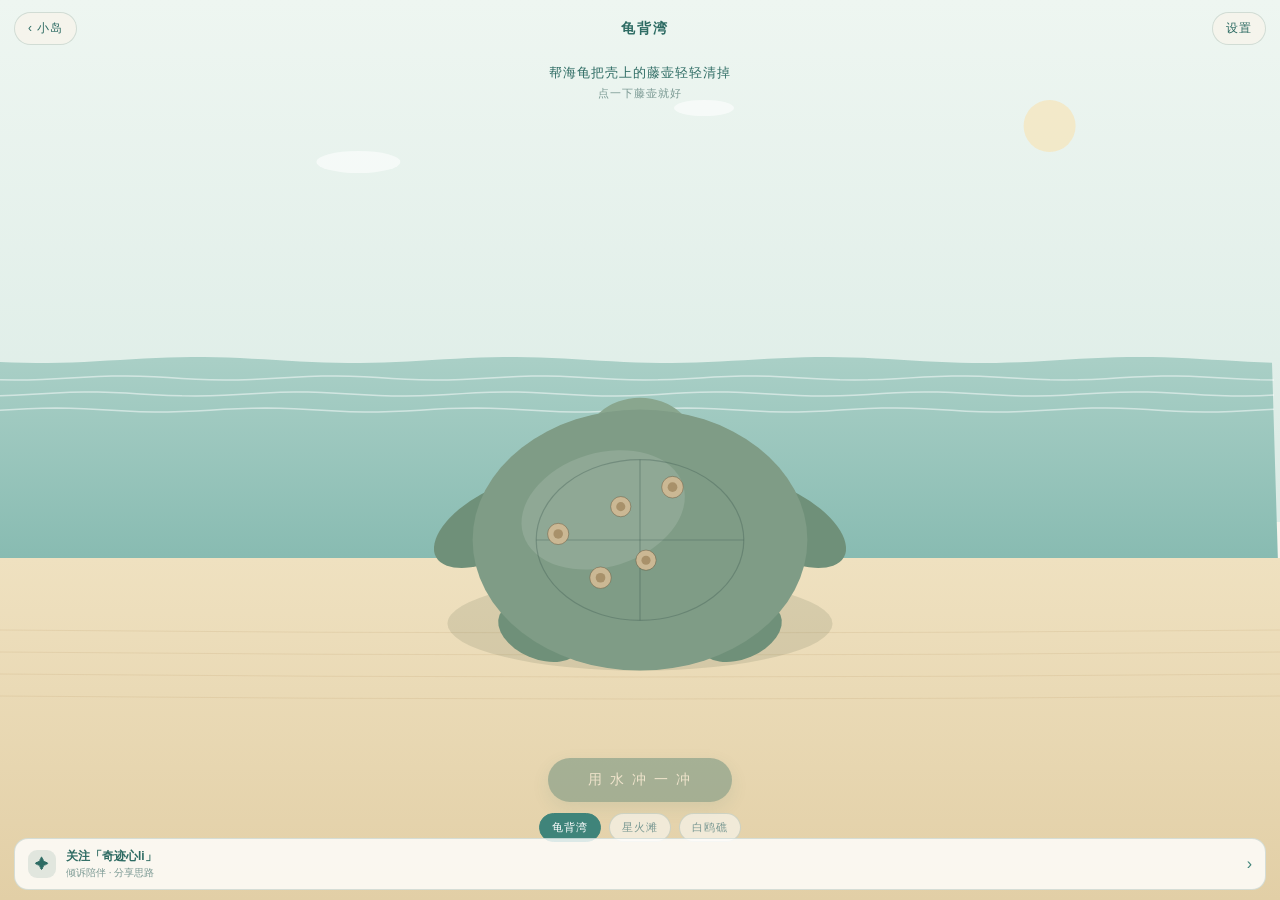
<file: game1/index.html>
<!DOCTYPE html>
<html lang="zh-CN">
<head>
<meta charset="UTF-8">
<meta name="viewport" content="width=device-width,initial-scale=1,maximum-scale=1,user-scalable=no">
<title>龟背湾 · 奇li小岛</title>
<script>
var _hmt=_hmt||[];
(function(){var hm=document.createElement('script');
hm.src='https://hm.baidu.com/hm.js?e8ffc5809fb30e7ae87e03bc0fce1bfc';
var s=document.getElementsByTagName('script')[0];s.parentNode.insertBefore(hm,s);})();
function TRACK(e,p){try{if(window._hmt)window._hmt.push(['_trackEvent','island_turtle',e,JSON.stringify(p||{})]);}catch(x){}}
var GZH_BIZ='Mzg4NjQ3MjM3NQ==',GZH_NAME='奇迹心li';
var GZH_HOME='https://mp.weixin.qq.com/mp/profile_ext?action=home&__biz='+GZH_BIZ+'&scene=124#wechat_redirect';
var inWeChat=/MicroMessenger/i.test(navigator.userAgent);
</script>
<style>
:root{--sea:#2d6b63;--sea2:#3f847a;--cream:#f7f4ec;--ink:#2b4a47;--mut:#7a9993;--line:rgba(45,107,99,.18)}
*{box-sizing:border-box;-webkit-tap-highlight-color:transparent}
html,body{margin:0;width:100%;height:100%;overflow:hidden;background:var(--cream);color:var(--ink);
font-family:-apple-system,BlinkMacSystemFont,"PingFang SC","Microsoft YaHei",sans-serif;user-select:none;touch-action:none}
#cv{position:fixed;inset:0;width:100%;height:100%;display:block}
.top{position:fixed;left:0;right:0;top:0;z-index:5;display:flex;align-items:center;justify-content:space-between;
padding:12px 14px;pointer-events:none}
.top a,.top button{pointer-events:auto;text-decoration:none;color:var(--sea);font-size:12px;letter-spacing:1px;
background:rgba(247,244,236,.8);border:1px solid var(--line);border-radius:20px;padding:7px 13px;cursor:pointer}
.top .name{color:var(--sea);font-size:13.5px;letter-spacing:2px;font-weight:600;background:transparent;border:none}
.hint{position:fixed;left:0;right:0;top:62px;z-index:5;text-align:center;color:var(--sea);
font-size:13px;letter-spacing:1px;pointer-events:none;line-height:1.7;font-weight:500}
.hint small{color:var(--mut);font-size:11px;font-weight:400;display:block}
.act{position:fixed;left:0;right:0;bottom:98px;z-index:6;text-align:center}
.act button{background:var(--sea);color:#fff;border:none;border-radius:26px;padding:13px 40px;
font-size:14px;letter-spacing:2px;cursor:pointer;box-shadow:0 6px 18px rgba(45,107,99,.28);opacity:.35;pointer-events:none;transition:opacity .2s}
.act button.on{opacity:1;pointer-events:auto}
.act button:active{transform:scale(.97)}
.tabs{position:fixed;left:0;right:0;bottom:58px;z-index:6;display:flex;justify-content:center;gap:8px}
.tabs a,.tabs span{font-size:11px;letter-spacing:1px;color:var(--mut);text-decoration:none;
background:rgba(247,244,236,.7);border:1px solid var(--line);border-radius:16px;padding:6px 12px}
.tabs .cur{color:#fff;background:var(--sea2);border-color:var(--sea2)}
.gzh{position:fixed;left:14px;right:14px;bottom:10px;z-index:6;text-decoration:none;
display:flex;align-items:center;gap:10px;background:rgba(255,255,255,.82);
border:1px solid var(--line);border-radius:14px;padding:9px 13px;color:var(--ink)}
.gzh .ic{flex:none;width:28px;height:28px;border-radius:9px;background:rgba(45,107,99,.12);
display:flex;align-items:center;justify-content:center;font-size:14px;color:var(--sea)}
.gzh .tx{flex:1;min-width:0}
.gzh b{display:block;font-size:12px;color:var(--sea);font-weight:600}
.gzh small{display:block;font-size:10px;color:var(--mut);margin-top:1px}
.gzh .ar{color:var(--sea2);font-size:16px}
.setting{position:fixed;right:14px;top:56px;z-index:7;background:rgba(255,255,255,.96);
border:1px solid var(--line);border-radius:16px;padding:18px;width:252px;box-shadow:0 8px 30px rgba(45,74,71,.18);display:none}
.setting.show{display:block}
.setting h3{margin:0 0 14px;font-size:15px;color:var(--sea);text-align:center;letter-spacing:2px}
.setting .row{display:flex;align-items:center;justify-content:space-between;padding:10px 2px;font-size:12.5px;color:var(--ink)}
.setting .row small{display:block;color:var(--mut);font-size:10px;margin-top:2px}
.setting .sw{width:44px;height:25px;border-radius:14px;background:#cdd8d3;position:relative;cursor:pointer;transition:background .2s;flex:none}
.setting .sw.on{background:var(--sea2)}
.setting .sw i{position:absolute;top:3px;left:3px;width:19px;height:19px;border-radius:50%;background:#fff;transition:left .2s;box-shadow:0 1px 4px rgba(0,0,0,.15)}
.setting .sw.on i{left:22px}
.setting .rec{margin-top:12px;background:rgba(45,107,99,.06);border-radius:10px;padding:11px 12px;font-size:11px;color:var(--mut);line-height:1.8}
.setting .rec b{color:var(--sea2)}
.setting .close{display:block;width:100%;margin-top:14px;background:var(--sea);color:#fff;border:none;border-radius:20px;padding:9px;font-size:12.5px;letter-spacing:2px;cursor:pointer}
.toast{position:fixed;left:50%;bottom:150px;transform:translateX(-50%) translateY(14px);
background:rgba(43,74,71,.92);color:#fff;font-size:12.5px;padding:9px 16px;border-radius:20px;
opacity:0;pointer-events:none;transition:.25s;z-index:99;white-space:nowrap}
.toast.show{opacity:1;transform:translateX(-50%) translateY(0)}
</style>
</head>
<body>
<canvas id="cv"></canvas>
<div class="top">
  <a href="../index.html">‹ 小岛</a>
  <button class="name">龟背湾</button>
  <button id="setBtn">设置</button>
</div>
<div class="hint" id="hint">帮海龟把壳上的藤壶轻轻清掉<small id="hintSub">点一下藤壶就好</small></div>
<div class="act"><button id="actBtn">用 水 冲 一 冲</button></div>
<div class="tabs">
  <span class="cur">龟背湾</span><a href="../game3/index.html">星火滩</a><a href="../game2/index.html">白鸥礁</a>
</div>
<a class="gzh" href="javascript:void(0)" id="gzhBtn">
  <span class="ic">✦</span>
  <span class="tx"><b>关注「奇迹心li」</b><small>倾诉陪伴 · 分享思路</small></span>
  <span class="ar">›</span>
</a>

<div class="setting" id="setting">
  <h3>设 置</h3>
  <div class="row"><span>声音<small>海浪、冲洗与放归的提示音</small></span><div class="sw on" id="swSound"><i></i></div></div>
  <div class="row"><span>轻震动<small>清除藤壶时的轻微反馈</small></span><div class="sw on" id="swVibe"><i></i></div></div>
  <div class="rec">已送回 <b id="recSaved">0</b> 只海龟 · 今天第 <b id="recToday">1</b> 只<br>数据只保存在本机，不含货币、商城与社交功能</div>
  <button class="close" id="setClose">关闭</button>
</div>
<div class="toast" id="toast"></div>

<script>
(function(){
  var cv=document.getElementById('cv'),ctx=cv.getContext('2d');
  var W=0,H=0,DPR=Math.min(window.devicePixelRatio||1,2);
  function resize(){W=window.innerWidth;H=window.innerHeight;cv.width=W*DPR;cv.height=H*DPR;ctx.setTransform(DPR,0,0,DPR,0,0);layout();}
  window.addEventListener('resize',resize);

  var KEY='game1_turtle_v1';
  var save={total:0,date:'',today:0};
  try{var s=JSON.parse(localStorage.getItem(KEY)||'null');if(s)save=s;}catch(e){}
  var today=new Date().toISOString().slice(0,10);
  if(save.date!==today){save.date=today;save.today=0;}
  function persist(){try{localStorage.setItem(KEY,JSON.stringify(save));}catch(e){}}

  var AC=null,ambient=null,soundOn=true,vibeOn=true;
  function ac(){if(!AC){try{AC=new (window.AudioContext||window.webkitAudioContext)();}catch(e){}}if(AC&&AC.state==='suspended')AC.resume();return AC;}
  function noiseBuf(a,sec){var len=Math.floor(a.sampleRate*sec),b=a.createBuffer(1,len,a.sampleRate),d=b.getChannelData(0),last=0;
    for(var i=0;i<len;i++){var w=Math.random()*2-1;last=(last+0.02*w)/1.02;d[i]=last*3.5;}return b;}
  function startAmbient(){
    var a=ac();if(!a||ambient)return;
    var src=a.createBufferSource();src.buffer=noiseBuf(a,4);src.loop=true;
    var lp=a.createBiquadFilter();lp.type='lowpass';lp.frequency.value=520;
    var g=a.createGain();g.gain.value=0.0;
    src.connect(lp);lp.connect(g);g.connect(a.destination);src.start();
    g.gain.linearRampToValueAtTime(soundOn?0.16:0,a.currentTime+4);
    var osc=a.createOscillator(),og=a.createGain();osc.frequency.value=0.025;og.gain.value=0.05;
    osc.connect(og);og.connect(g.gain);osc.start();
    ambient={src:src,gain:g};
  }
  function beep(freq,dur,type,vol){
    if(!soundOn)return;var a=ac();if(!a)return;
    var o=a.createOscillator(),g=a.createGain();o.type=type||'sine';o.frequency.value=freq;
    g.gain.setValueAtTime(0.0001,a.currentTime);
    g.gain.exponentialRampToValueAtTime(vol||0.12,a.currentTime+0.02);
    g.gain.exponentialRampToValueAtTime(0.0001,a.currentTime+(dur||0.3));
    o.connect(g);g.connect(a.destination);o.start();o.stop(a.currentTime+(dur||0.3)+0.05);
  }
  function vibe(){if(vibeOn&&navigator.vibrate)try{navigator.vibrate(18);}catch(e){}}

  var state='clean';
  var turtle={x:0,y:0,r:0,alpha:1,swim:0,barnacles:[]};
  var shellTone=['#7f9c86','#6f9079','#89a68e'],shellIdx=0;
  var rinsing=0,particles=[];
  var hint=document.getElementById('hint'),actBtn=document.getElementById('actBtn'),toast=document.getElementById('toast');
  function tmsg(a,b){hint.innerHTML=a+'<small>'+b+'</small>';}
  function toastShow(m){toast.textContent=m;toast.classList.add('show');clearTimeout(toastShow._t);toastShow._t=setTimeout(function(){toast.classList.remove('show');},1800);}

  function layout(){var base=Math.min(W,H*0.62);turtle.r=base*0.30;turtle.x=W/2;turtle.y=H*0.60;}
  function resetTurtle(){
    state='clean';rinsing=0;particles=[];turtle.alpha=1;turtle.swim=0;
    shellIdx=Math.floor(Math.random()*shellTone.length);
    var n=4+Math.floor(Math.random()*3);turtle.barnacles=[];
    for(var i=0;i<n;i++){var ang=Math.random()*Math.PI*2,rad=Math.random()*turtle.r*0.55;
      turtle.barnacles.push({x:Math.cos(ang)*rad,y:Math.sin(ang)*rad*0.7,r:7+Math.random()*4,alive:true});}
    actBtn.classList.remove('on');
    tmsg('帮海龟把壳上的藤壶轻轻清掉','点一下藤壶就好');
  }
  function remain(){return turtle.barnacles.filter(function(b){return b.alive;}).length;}

  var t=0;
  function drawSky(){
    var g=ctx.createLinearGradient(0,0,0,H*0.55);
    g.addColorStop(0,'#eef6f1');g.addColorStop(1,'#dcece6');
    ctx.fillStyle=g;ctx.fillRect(0,0,W,H*0.58);
    ctx.fillStyle='rgba(246,230,189,.75)';ctx.beginPath();ctx.arc(W*0.82,H*0.14,26,0,7);ctx.fill();
    ctx.fillStyle='rgba(255,255,255,.6)';
    ctx.beginPath();ctx.ellipse(W*0.28,H*0.18,42,11,0,0,7);ctx.fill();
    ctx.beginPath();ctx.ellipse(W*0.55,H*0.12,30,8,0,0,7);ctx.fill();
  }
  function drawSea(){
    var y=H*0.40,g=ctx.createLinearGradient(0,y,0,H*0.68);
    g.addColorStop(0,'#a9cfc6');g.addColorStop(1,'#7fb6ac');ctx.fillStyle=g;
    ctx.beginPath();ctx.moveTo(0,y);
    for(var x=0;x<=W;x+=12)ctx.lineTo(x,y+Math.sin(x*0.02+t*0.9)*3);
    ctx.lineTo(W,H*0.70);ctx.lineTo(0,H*0.70);ctx.closePath();ctx.fill();
    ctx.strokeStyle='rgba(255,255,255,.5)';ctx.lineWidth=1.5;
    for(var k=0;k<3;k++){ctx.beginPath();var yy=y+18+k*16;
      for(var x2=0;x2<=W;x2+=14){var py=yy+Math.sin(x2*0.03+t*1.2+k)*2;if(x2===0)ctx.moveTo(x2,py);else ctx.lineTo(x2,py);}ctx.stroke();}
  }
  function drawSand(){
    var y=H*0.62,g=ctx.createLinearGradient(0,y,0,H);
    g.addColorStop(0,'#efe1c0');g.addColorStop(1,'#e2cfa6');ctx.fillStyle=g;ctx.fillRect(0,y,W,H-y);
    ctx.strokeStyle='rgba(180,150,100,.18)';ctx.lineWidth=1;
    for(var k=0;k<4;k++){ctx.beginPath();ctx.moveTo(0,H*0.70+k*22);ctx.quadraticCurveTo(W/2,H*0.70+k*22+6,W,H*0.70+k*22);ctx.stroke();}
  }
  function drawTurtle(){
    var x=turtle.x,y=turtle.y+turtle.swim,r=turtle.r,a=turtle.alpha;
    ctx.save();ctx.globalAlpha=a;
    ctx.fillStyle='rgba(80,96,70,.15)';ctx.beginPath();ctx.ellipse(x,y+r*0.5,r*1.15,r*0.28,0,0,7);ctx.fill();
    ctx.fillStyle='#6f9079';
    ctx.beginPath();ctx.ellipse(x-r*0.85,y-r*0.1,r*0.42,r*0.20,-0.5,0,7);ctx.fill();
    ctx.beginPath();ctx.ellipse(x+r*0.85,y-r*0.1,r*0.42,r*0.20,0.5,0,7);ctx.fill();
    ctx.beginPath();ctx.ellipse(x-r*0.6,y+r*0.55,r*0.26,r*0.16,0.4,0,7);ctx.fill();
    ctx.beginPath();ctx.ellipse(x+r*0.6,y+r*0.55,r*0.26,r*0.16,-0.4,0,7);ctx.fill();
    var headY=y-r*0.55;
    ctx.fillStyle='#89a68e';ctx.beginPath();ctx.ellipse(x,headY,r*0.34,r*0.30,0,0,7);ctx.fill();
    ctx.strokeStyle='#3c5a50';ctx.lineWidth=1.6;
    ctx.beginPath();ctx.arc(x-r*0.14,headY-r*0.02,r*0.07,0.15,Math.PI-0.15);ctx.stroke();
    ctx.beginPath();ctx.arc(x+r*0.14,headY-r*0.02,r*0.07,0.15,Math.PI-0.15);ctx.stroke();
    ctx.fillStyle=shellTone[shellIdx];ctx.beginPath();ctx.ellipse(x,y,r,r*0.78,0,0,7);ctx.fill();
    ctx.fillStyle='rgba(255,255,255,.12)';ctx.beginPath();ctx.ellipse(x-r*0.22,y-r*0.18,r*0.5,r*0.34,-0.3,0,7);ctx.fill();
    ctx.strokeStyle='rgba(60,90,80,.35)';ctx.lineWidth=1.2;
    ctx.beginPath();ctx.ellipse(x,y,r*0.62,r*0.48,0,0,7);ctx.stroke();
    ctx.beginPath();ctx.moveTo(x-r*0.62,y);ctx.lineTo(x+r*0.62,y);ctx.stroke();
    ctx.beginPath();ctx.moveTo(x,y-r*0.48);ctx.lineTo(x,y+r*0.48);ctx.stroke();
    turtle.barnacles.forEach(function(b){
      if(!b.alive)return;var bx=x+b.x,by=y+b.y;
      ctx.fillStyle='#cbb894';ctx.beginPath();ctx.arc(bx,by,b.r,0,7);ctx.fill();
      ctx.fillStyle='#a8916a';ctx.beginPath();ctx.arc(bx,by,b.r*0.45,0,7);ctx.fill();
      ctx.strokeStyle='rgba(90,70,45,.4)';ctx.lineWidth=1;ctx.beginPath();ctx.arc(bx,by,b.r,0,7);ctx.stroke();
    });
    ctx.restore();
  }
  function drawFx(){
    if(state==='rinse'&&rinsing>0){
      ctx.save();ctx.globalAlpha=0.4;
      for(var i=0;i<40;i++){var px=turtle.x+Math.sin(i*12.9+t*3)*turtle.r*1.1;
        var py=turtle.y-turtle.r*1.4+((t*160+i*13)%120);
        ctx.fillStyle='rgba(255,255,255,.9)';ctx.beginPath();ctx.arc(px,py,1.5,0,7);ctx.fill();}
      ctx.restore();
    }
    particles.forEach(function(p){ctx.globalAlpha=p.a;ctx.fillStyle=p.c;ctx.beginPath();ctx.arc(p.x,p.y,p.r,0,7);ctx.fill();});
    ctx.globalAlpha=1;
  }
  function loop(){t+=0.016;ctx.clearRect(0,0,W,H);drawSky();drawSea();drawSand();drawTurtle();drawFx();
    particles=particles.filter(function(p){p.x+=p.vx;p.y+=p.vy;p.vy+=0.05;p.a-=0.02;return p.a>0;});
    if(state==='release'){
      turtle.swim+=0.6;turtle.alpha-=0.008;
      if(turtle.alpha<=0){state='done';save.total++;save.today++;persist();
        actBtn.classList.add('on');actBtn.textContent='再 送 一 只 ›';
        tmsg('它回到海里了，谢谢你','今天已经帮了 '+save.today+' 只海龟');toastShow('已送回 '+save.total+' 只海龟');updateRec();}
    }
    requestAnimationFrame(loop);
  }
  function burst(x,y,color){for(var i=0;i<10;i++)particles.push({x:x,y:y,vx:(Math.random()-.5)*3,vy:(Math.random()-.5)*3-1,r:1+Math.random()*2,a:1,c:color});}
  function hit(px,py){
    if(state!=='clean')return;var x=turtle.x,y=turtle.y;
    for(var i=0;i<turtle.barnacles.length;i++){var b=turtle.barnacles[i];if(!b.alive)continue;
      var bx=x+b.x,by=y+b.y;
      if(Math.hypot(px-bx,py-by)<b.r+16){
        b.alive=false;burst(bx,by,'#cbb894');beep(520+Math.random()*120,0.18,'sine',0.10);vibe();TRACK('barnacle',{left:remain()});
        if(remain()===0){state='rinse';rinsing=1;tmsg('干净多了，再用水冲一冲','按下面的按钮，让水缓缓流过');
          setTimeout(function(){actBtn.classList.add('on');actBtn.textContent='用 水 冲 一 冲';},400);}
        return;}}
  }
  cv.addEventListener('pointerdown',function(e){startAmbient();
    if(state==='clean')hit(e.clientX,e.clientY);
    else if(state==='rinse')burst(turtle.x+(Math.random()*20-10),turtle.y+turtle.r*0.4+20,'rgba(255,255,255,.9)');});
  actBtn.addEventListener('click',function(){
    if(state==='rinse'){
      state='release';actBtn.classList.remove('on');rinsing=0;
      for(var i=0;i<24;i++)burst(turtle.x+(Math.random()-.5)*turtle.r,turtle.y,'rgba(255,255,255,.9)');
      beep(660,0.5,'sine',0.12);setTimeout(function(){beep(880,0.5,'sine',0.1);},160);
      tmsg('去吧，回到你的海里','轻轻的，不着急');TRACK('release',{});
    }else if(state==='done')resetTurtle();
  });
  var setting=document.getElementById('setting');
  document.getElementById('setBtn').addEventListener('click',function(){setting.classList.toggle('show');updateRec();});
  document.getElementById('setClose').addEventListener('click',function(){setting.classList.remove('show');});
  function sw(id,cb){var el=document.getElementById(id);el.addEventListener('click',function(){el.classList.toggle('on');cb(el.classList.contains('on'));});}
  sw('swSound',function(v){soundOn=v;if(ambient&&AC)ambient.gain.gain.setTargetAtTime(v?0.16:0,AC.currentTime,0.1);if(v)beep(560,0.15,'sine',0.1);});
  sw('swVibe',function(v){vibeOn=v;});
  function updateRec(){document.getElementById('recSaved').textContent=save.total;document.getElementById('recToday').textContent=save.today;}
  document.getElementById('gzhBtn').addEventListener('click',function(){
    TRACK('gzh_click',{});if(inWeChat){location.href=GZH_HOME;return;}
    try{var ta=document.createElement('textarea');ta.value=GZH_NAME;ta.style.position='fixed';ta.style.opacity='0';document.body.appendChild(ta);ta.select();document.execCommand('copy');document.body.removeChild(ta);toastShow('已复制「'+GZH_NAME+'」，去微信搜索关注');}catch(e){toastShow('请在微信搜索「'+GZH_NAME+'」');}
  });
  resize();resetTurtle();updateRec();loop();
})();
</script>
</body>
</html>
</file>
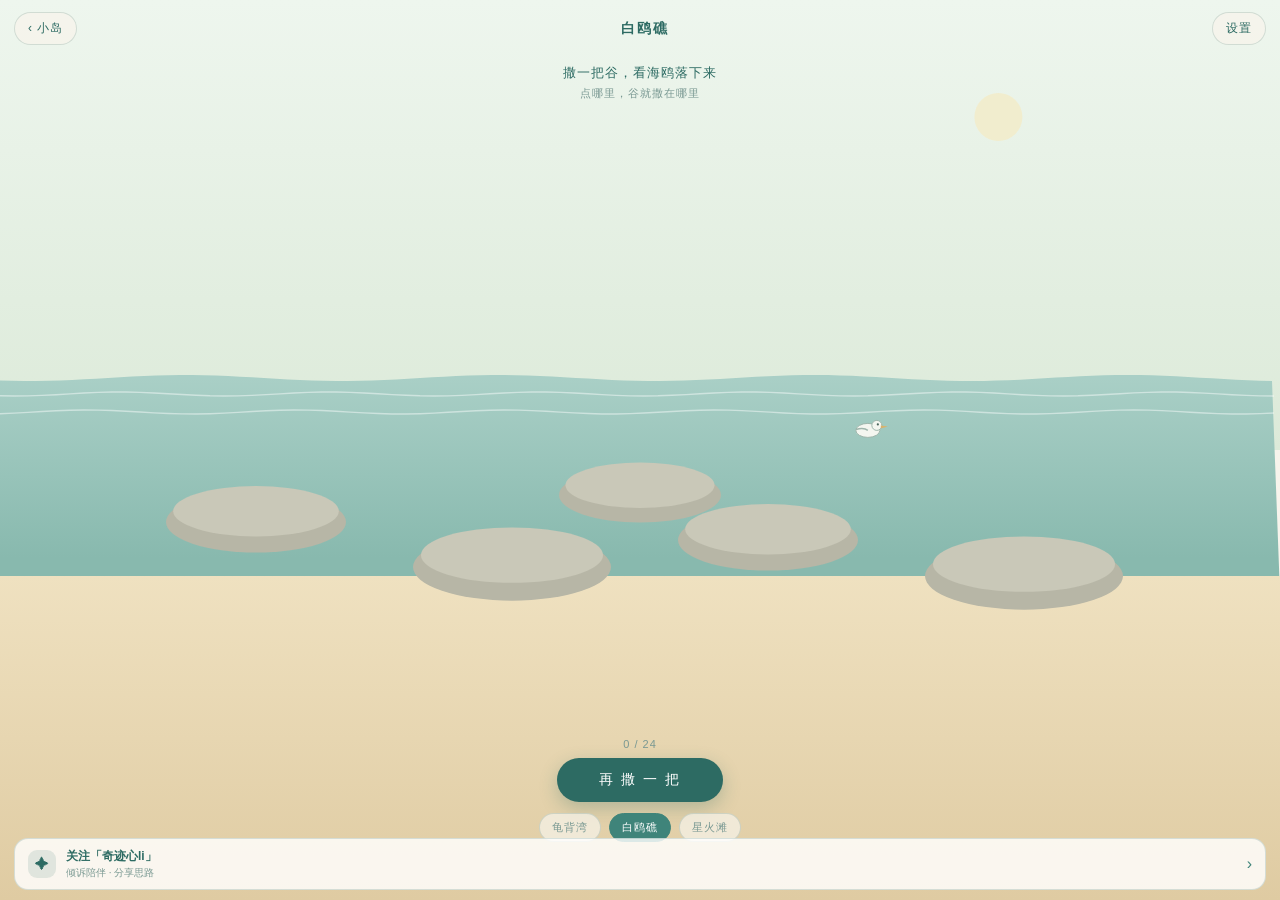
<file: game2/index.html>
<!DOCTYPE html>
<html lang="zh-CN">
<head>
<meta charset="UTF-8">
<meta name="viewport" content="width=device-width,initial-scale=1,maximum-scale=1,user-scalable=no">
<title>白鸥礁 · 奇li小岛</title>
<script>
var _hmt=_hmt||[];
(function(){var hm=document.createElement('script');
hm.src='https://hm.baidu.com/hm.js?e8ffc5809fb30e7ae87e03bc0fce1bfc';
var s=document.getElementsByTagName('script')[0];s.parentNode.insertBefore(hm,s);})();
function TRACK(e,p){try{if(window._hmt)window._hmt.push(['_trackEvent','island_gull',e,JSON.stringify(p||{})]);}catch(x){}}
var GZH_BIZ='Mzg4NjQ3MjM3NQ==',GZH_NAME='奇迹心li';
var GZH_HOME='https://mp.weixin.qq.com/mp/profile_ext?action=home&__biz='+GZH_BIZ+'&scene=124#wechat_redirect';
var inWeChat=/MicroMessenger/i.test(navigator.userAgent);
</script>
<style>
:root{--sea:#2d6b63;--sea2:#3f847a;--cream:#f7f4ec;--ink:#2b4a47;--mut:#7a9993;--line:rgba(45,107,99,.18)}
*{box-sizing:border-box;-webkit-tap-highlight-color:transparent}
html,body{margin:0;width:100%;height:100%;overflow:hidden;background:var(--cream);color:var(--ink);
font-family:-apple-system,BlinkMacSystemFont,"PingFang SC","Microsoft YaHei",sans-serif;user-select:none;touch-action:none}
#cv{position:fixed;inset:0;width:100%;height:100%;display:block}
.top{position:fixed;left:0;right:0;top:0;z-index:5;display:flex;align-items:center;justify-content:space-between;
padding:12px 14px;pointer-events:none}
.top a,.top button{pointer-events:auto;text-decoration:none;color:var(--sea);font-size:12px;letter-spacing:1px;
background:rgba(247,244,236,.8);border:1px solid var(--line);border-radius:20px;padding:7px 13px;cursor:pointer}
.top .name{color:var(--sea);font-size:13.5px;letter-spacing:2px;font-weight:600;background:transparent;border:none}
.hint{position:fixed;left:0;right:0;top:62px;z-index:5;text-align:center;color:var(--sea);
font-size:13px;letter-spacing:1px;pointer-events:none;line-height:1.7;font-weight:500}
.hint small{color:var(--mut);font-size:11px;font-weight:400;display:block}
.act{position:fixed;left:0;right:0;bottom:98px;z-index:6;text-align:center}
.act button{background:var(--sea);color:#fff;border:none;border-radius:26px;padding:13px 42px;
font-size:14px;letter-spacing:2px;cursor:pointer;box-shadow:0 6px 18px rgba(45,107,99,.28)}
.act button:active{transform:scale(.97)}
.prog{position:fixed;left:50%;bottom:150px;transform:translateX(-50%);z-index:6;font-size:11px;color:var(--mut);letter-spacing:1px}
.tabs{position:fixed;left:0;right:0;bottom:58px;z-index:6;display:flex;justify-content:center;gap:8px}
.tabs a,.tabs span{font-size:11px;letter-spacing:1px;color:var(--mut);text-decoration:none;
background:rgba(247,244,236,.7);border:1px solid var(--line);border-radius:16px;padding:6px 12px}
.tabs .cur{color:#fff;background:var(--sea2);border-color:var(--sea2)}
.gzh{position:fixed;left:14px;right:14px;bottom:10px;z-index:6;text-decoration:none;
display:flex;align-items:center;gap:10px;background:rgba(255,255,255,.82);
border:1px solid var(--line);border-radius:14px;padding:9px 13px;color:var(--ink)}
.gzh .ic{flex:none;width:28px;height:28px;border-radius:9px;background:rgba(45,107,99,.12);
display:flex;align-items:center;justify-content:center;font-size:14px;color:var(--sea)}
.gzh .tx{flex:1;min-width:0}
.gzh b{display:block;font-size:12px;color:var(--sea);font-weight:600}
.gzh small{display:block;font-size:10px;color:var(--mut);margin-top:1px}
.gzh .ar{color:var(--sea2);font-size:16px}
.setting{position:fixed;right:14px;top:56px;z-index:7;background:rgba(255,255,255,.96);
border:1px solid var(--line);border-radius:16px;padding:18px;width:252px;box-shadow:0 8px 30px rgba(45,74,71,.18);display:none}
.setting.show{display:block}
.setting h3{margin:0 0 14px;font-size:15px;color:var(--sea);text-align:center;letter-spacing:2px}
.setting .row{display:flex;align-items:center;justify-content:space-between;padding:10px 2px;font-size:12.5px;color:var(--ink)}
.setting .row small{display:block;color:var(--mut);font-size:10px;margin-top:2px}
.setting .sw{width:44px;height:25px;border-radius:14px;background:#cdd8d3;position:relative;cursor:pointer;transition:background .2s;flex:none}
.setting .sw.on{background:var(--sea2)}
.setting .sw i{position:absolute;top:3px;left:3px;width:19px;height:19px;border-radius:50%;background:#fff;transition:left .2s;box-shadow:0 1px 4px rgba(0,0,0,.15)}
.setting .sw.on i{left:22px}
.setting .rec{margin-top:12px;background:rgba(45,107,99,.06);border-radius:10px;padding:11px 12px;font-size:11px;color:var(--mut);line-height:1.8}
.setting .rec b{color:var(--sea2)}
.setting .close{display:block;width:100%;margin-top:14px;background:var(--sea);color:#fff;border:none;border-radius:20px;padding:9px;font-size:12.5px;letter-spacing:2px;cursor:pointer}
.toast{position:fixed;left:50%;bottom:152px;transform:translateX(-50%) translateY(14px);
background:rgba(43,74,71,.92);color:#fff;font-size:12.5px;padding:9px 16px;border-radius:20px;
opacity:0;pointer-events:none;transition:.25s;z-index:99;white-space:nowrap}
.toast.show{opacity:1;transform:translateX(-50%) translateY(0)}
</style>
</head>
<body>
<canvas id="cv"></canvas>
<div class="top">
  <a href="../index.html">‹ 小岛</a>
  <button class="name">白鸥礁</button>
  <button id="setBtn">设置</button>
</div>
<div class="hint" id="hint">撒一把谷，看海鸥落下来<small id="hintSub">点哪里，谷就撒在哪里</small></div>
<div class="prog" id="prog">0 / 24</div>
<div class="act"><button id="actBtn">再 撒 一 把</button></div>
<div class="tabs">
  <a href="../game1/index.html">龟背湾</a><span class="cur">白鸥礁</span><a href="../game3/index.html">星火滩</a>
</div>
<a class="gzh" href="javascript:void(0)" id="gzhBtn">
  <span class="ic">✦</span>
  <span class="tx"><b>关注「奇迹心li」</b><small>倾诉陪伴 · 分享思路</small></span>
  <span class="ar">›</span>
</a>
<div class="setting" id="setting">
  <h3>设 置</h3>
  <div class="row"><span>声音<small>海浪与海鸥的合唱</small></span><div class="sw on" id="swSound"><i></i></div></div>
  <div class="row"><span>轻震动<small>谷粒落下的轻微反馈</small></span><div class="sw on" id="swVibe"><i></i></div></div>
  <div class="rec">今天喂过 <b id="recToday">0</b> 把谷 · 共 <b id="recTotal">0</b> 把<br>数据只保存在本机，不含货币、商城与社交功能</div>
  <button class="close" id="setClose">关闭</button>
</div>
<div class="toast" id="toast"></div>

<script>
(function(){
  var cv=document.getElementById('cv'),ctx=cv.getContext('2d');
  var W=0,H=0,DPR=Math.min(window.devicePixelRatio||1,2);
  function resize(){W=window.innerWidth;H=window.innerHeight;cv.width=W*DPR;cv.height=H*DPR;ctx.setTransform(DPR,0,0,DPR,0,0);}
  window.addEventListener('resize',resize);

  var KEY='game2_gull_v1',save={total:0,date:'',today:0};
  try{var s=JSON.parse(localStorage.getItem(KEY)||'null');if(s)save=s;}catch(e){}
  var today=new Date().toISOString().slice(0,10);if(save.date!==today){save.date=today;save.today=0;}
  function persist(){try{localStorage.setItem(KEY,JSON.stringify(save));}catch(e){}}

  var AC=null,ambient=null,soundOn=true,vibeOn=true,gullTimer=0;
  function ac(){if(!AC){try{AC=new (window.AudioContext||window.webkitAudioContext)();}catch(e){}}if(AC&&AC.state==='suspended')AC.resume();return AC;}
  function noiseBuf(a,sec){var len=Math.floor(a.sampleRate*sec),b=a.createBuffer(1,len,a.sampleRate),d=b.getChannelData(0),last=0;
    for(var i=0;i<len;i++){var w=Math.random()*2-1;last=(last+0.02*w)/1.02;d[i]=last*3.5;}return b;}
  function startAmbient(){var a=ac();if(!a||ambient)return;
    var src=a.createBufferSource();src.buffer=noiseBuf(a,4);src.loop=true;
    var lp=a.createBiquadFilter();lp.type='lowpass';lp.frequency.value=480;
    var g=a.createGain();g.gain.value=0;src.connect(lp);lp.connect(g);g.connect(a.destination);src.start();
    g.gain.linearRampToValueAtTime(soundOn?0.14:0,a.currentTime+4);ambient={gain:g};}
  function chirp(){if(!soundOn)return;var a=ac();if(!a)return;
    var o=a.createOscillator(),g=a.createGain();o.type='sawtooth';
    var f=900+Math.random()*500;o.frequency.setValueAtTime(f,a.currentTime);
    o.frequency.linearRampToValueAtTime(f*1.35,a.currentTime+0.08);
    o.frequency.linearRampToValueAtTime(f*0.8,a.currentTime+0.22);
    var lp=a.createBiquadFilter();lp.type='lowpass';lp.frequency.value=2200;
    g.gain.setValueAtTime(0.0001,a.currentTime);g.gain.exponentialRampToValueAtTime(0.045,a.currentTime+0.04);
    g.gain.exponentialRampToValueAtTime(0.0001,a.currentTime+0.28);
    o.connect(lp);lp.connect(g);g.connect(a.destination);o.start();o.stop(a.currentTime+0.3);}
  function vibe(){if(vibeOn&&navigator.vibrate)try{navigator.vibrate(12);}catch(e){}}

  var grains=[],birds=[],eaten=0,NEED=24;
  var rocks=[{x:.2,y:.58,r:.10},{x:.4,y:.63,r:.11},{x:.6,y:.60,r:.10},{x:.8,y:.64,r:.11},{x:.5,y:.55,r:.09}];
  var hint=document.getElementById('hint'),prog=document.getElementById('prog'),toast=document.getElementById('toast');
  function toastShow(m){toast.textContent=m;toast.classList.add('show');clearTimeout(toastShow._t);toastShow._t=setTimeout(function(){toast.classList.remove('show');},1600);}
  function px(rx){return rx*W;}function py(ry){return ry*H;}
  function spawnBird(){var side=Math.random()<.5?-1:1;
    birds.push({x:side<0?-40:W+40,y:H*0.28+Math.random()*H*0.12,tx:px(rocks[Math.floor(Math.random()*rocks.length)].x),ty:py(0.5),v:0,landed:false,flap:0,peck:0,dir:side});}

  var t=0;
  function drawSky(){
    var g=ctx.createLinearGradient(0,0,0,H*0.5);g.addColorStop(0,'#eef6ee');g.addColorStop(1,'#dcead9');
    ctx.fillStyle=g;ctx.fillRect(0,0,W,H*0.5);
    ctx.fillStyle='rgba(246,235,196,.7)';ctx.beginPath();ctx.arc(W*0.78,H*0.13,24,0,7);ctx.fill();
  }
  function drawSea(){
    var y=H*0.42,g=ctx.createLinearGradient(0,y,0,H*0.62);
    g.addColorStop(0,'#a9cfc6');g.addColorStop(1,'#88b9ae');ctx.fillStyle=g;
    ctx.beginPath();ctx.moveTo(0,y);for(var x=0;x<=W;x+=12)ctx.lineTo(x,y+Math.sin(x*0.02+t)*3);
    ctx.lineTo(W,H*0.66);ctx.lineTo(0,H*0.66);ctx.closePath();ctx.fill();
    ctx.strokeStyle='rgba(255,255,255,.45)';ctx.lineWidth=1.4;
    for(var k=0;k<2;k++){ctx.beginPath();var yy=y+16+k*18;
      for(var x2=0;x2<=W;x2+=14){var p=yy+Math.sin(x2*0.03+t*1.1+k)*2;x2?ctx.lineTo(x2,p):ctx.moveTo(x2,p);}ctx.stroke();}
  }
  function drawRocks(){
    var y=H*0.64,g=ctx.createLinearGradient(0,y,0,H);g.addColorStop(0,'#efe1c0');g.addColorStop(1,'#dfcba2');
    ctx.fillStyle=g;ctx.fillRect(0,y,W,H-y);
    rocks.forEach(function(rk){
      var x=px(rk.x),y2=py(rk.y),rr=rk.r*Math.min(W,H);
      ctx.fillStyle='#b7b6a6';ctx.beginPath();ctx.ellipse(x,y2,rr,rr*0.34,0,0,7);ctx.fill();
      ctx.fillStyle='#c9c8b8';ctx.beginPath();ctx.ellipse(x,y2-rr*0.12,rr*0.92,rr*0.28,0,0,7);ctx.fill();
    });
  }
  function drawGrains(){
    grains.forEach(function(g){
      ctx.fillStyle='rgba(214,180,110,.9)';ctx.beginPath();ctx.ellipse(g.x,g.y,2.2,1.4,0,0,7);ctx.fill();});
  }
  function drawBird(b){
    var y=b.y+(b.landed?Math.sin(t*3+b.x)*0.6:b.flap*6);
    ctx.save();
    // 身体
    ctx.fillStyle='#f4f6f0';ctx.strokeStyle='#9fb6ac';ctx.lineWidth=1;
    ctx.beginPath();ctx.ellipse(b.x,y,12,7,0,0,7);ctx.fill();ctx.stroke();
    // 头
    ctx.beginPath();ctx.arc(b.x+9,y-5,5,0,7);ctx.fill();ctx.stroke();
    // 喙
    ctx.fillStyle='#d9b26b';ctx.beginPath();ctx.moveTo(b.x+13,y-5);ctx.lineTo(b.x+20,y-4);ctx.lineTo(b.x+13,y-2);ctx.closePath();ctx.fill();
    // 眼
    ctx.fillStyle='#4a655c';ctx.beginPath();ctx.arc(b.x+10,y-6,1.1,0,7);ctx.fill();
    // 翅膀
    ctx.strokeStyle='#9fb6ac';ctx.lineWidth=1.4;ctx.beginPath();
    var flap=b.landed?0:Math.sin(t*12)*6;
    ctx.moveTo(b.x,y);ctx.quadraticCurveTo(b.x-4,y-6-flap,b.x-12,y-2-flap*0.4);ctx.stroke();
    ctx.restore();
  }
  function loop(){t+=0.016;ctx.clearRect(0,0,W,H);drawSky();drawSea();drawRocks();drawGrains();
    // 鸟更新
    birds.forEach(function(b){
      if(!b.landed){
        b.x+=(b.tx-b.x)*0.03;b.y+=(b.ty-b.y)*0.03;b.flap=1;
        if(Math.hypot(b.x-b.tx,b.y-b.ty)<6){b.landed=true;b.flap=0;}
      }else{
        b.flap=0;
        // 啄食
        if(grains.length){
          b.peck+=0.05;
          if(Math.sin(b.peck)>0.95){
            for(var i=0;i<grains.length;i++){var g=grains[i];
              if(Math.hypot(g.x-b.x,g.y-b.y)<26){grains.splice(i,1);eaten++;prog.textContent=eaten+' / '+NEED;
                TRACK('grain_eat',{eaten:eaten});if(Math.random()<0.5)chirp();
                if(eaten>=NEED){toastShow('海鸥们吃饱了，真热闹');save.total++;save.today++;persist();eaten=0;prog.textContent='0 / '+NEED;updateRec();}
                break;}}
          }
        }
      }
      drawBird(b);
    });
    // 定期加鸟
    gullTimer+=0.016;if(gullTimer>2.4&&birds.length<5){gullTimer=0;spawnBird();}
    requestAnimationFrame(loop);
  }
  function scatter(x,y){
    for(var i=0;i<10;i++)grains.push({x:x+(Math.random()-.5)*44,y:y+(Math.random()-.5)*16});
    TRACK('scatter',{});vibe();
  }
  cv.addEventListener('pointerdown',function(e){startAmbient();scatter(e.clientX,e.clientY);
    hint.innerHTML='撒一把谷，看海鸥落下来<small>它们会慢慢飞过来</small>';});
  document.getElementById('actBtn').addEventListener('click',function(){scatter(W*0.5,H*0.6);});
  var setting=document.getElementById('setting');
  document.getElementById('setBtn').addEventListener('click',function(){setting.classList.toggle('show');updateRec();});
  document.getElementById('setClose').addEventListener('click',function(){setting.classList.remove('show');});
  function sw(id,cb){var el=document.getElementById(id);el.addEventListener('click',function(){el.classList.toggle('on');cb(el.classList.contains('on'));});}
  sw('swSound',function(v){soundOn=v;if(ambient&&AC)ambient.gain.gain.setTargetAtTime(v?0.14:0,AC.currentTime,0.1);});
  sw('swVibe',function(v){vibeOn=v;});
  function updateRec(){document.getElementById('recToday').textContent=save.today;document.getElementById('recTotal').textContent=save.total;}
  document.getElementById('gzhBtn').addEventListener('click',function(){
    TRACK('gzh_click',{});if(inWeChat){location.href=GZH_HOME;return;}
    try{var ta=document.createElement('textarea');ta.value=GZH_NAME;ta.style.position='fixed';ta.style.opacity='0';document.body.appendChild(ta);ta.select();document.execCommand('copy');document.body.removeChild(ta);toastShow('已复制「'+GZH_NAME+'」，去微信搜索关注');}catch(e){toastShow('请在微信搜索「'+GZH_NAME+'」');}
  });
  resize();spawnBird();updateRec();loop();
})();
</script>
</body>
</html>
</file>
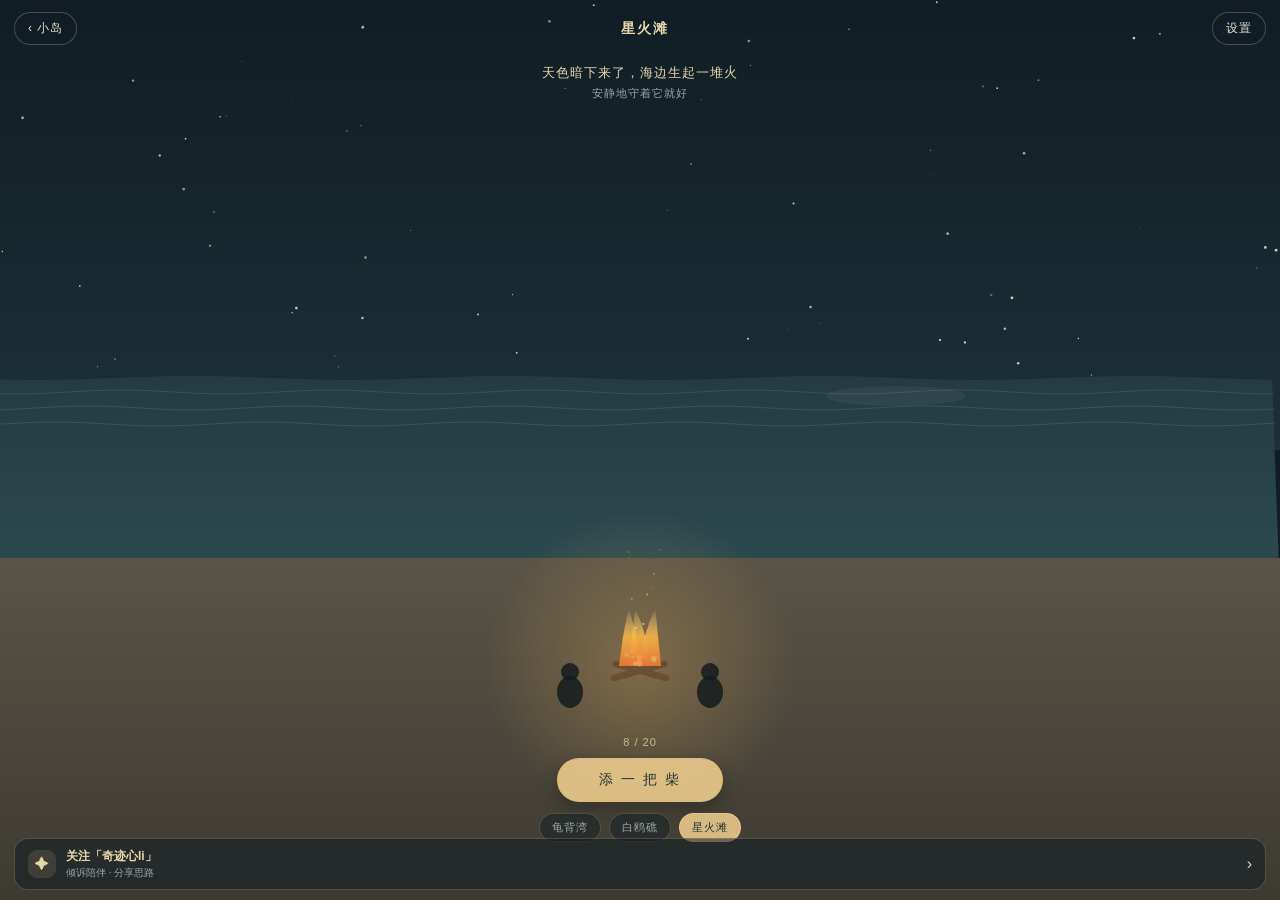
<file: game3/index.html>
<!DOCTYPE html>
<html lang="zh-CN">
<head>
<meta charset="UTF-8">
<meta name="viewport" content="width=device-width,initial-scale=1,maximum-scale=1,user-scalable=no">
<title>星火滩 · 奇li小岛</title>
<script>
var _hmt=_hmt||[];
(function(){var hm=document.createElement('script');
hm.src='https://hm.baidu.com/hm.js?e8ffc5809fb30e7ae87e03bc0fce1bfc';
var s=document.getElementsByTagName('script')[0];s.parentNode.insertBefore(hm,s);})();
function TRACK(e,p){try{if(window._hmt)window._hmt.push(['_trackEvent','island_bonfire',e,JSON.stringify(p||{})]);}catch(x){}}
var GZH_BIZ='Mzg4NjQ3MjM3NQ==',GZH_NAME='奇迹心li';
var GZH_HOME='https://mp.weixin.qq.com/mp/profile_ext?action=home&__biz='+GZH_BIZ+'&scene=124#wechat_redirect';
var inWeChat=/MicroMessenger/i.test(navigator.userAgent);
</script>
<style>
:root{--sea:#2d6b63;--sea2:#3f847a;--cream:#f7f4ec;--ink:#2b4a47;--mut:#7a9993;--line:rgba(45,107,99,.18)}
*{box-sizing:border-box;-webkit-tap-highlight-color:transparent}
html,body{margin:0;width:100%;height:100%;overflow:hidden;background:#101d24;color:var(--ink);
font-family:-apple-system,BlinkMacSystemFont,"PingFang SC","Microsoft YaHei",sans-serif;user-select:none;touch-action:none}
#cv{position:fixed;inset:0;width:100%;height:100%;display:block}
.top{position:fixed;left:0;right:0;top:0;z-index:5;display:flex;align-items:center;justify-content:space-between;
padding:12px 14px;pointer-events:none}
.top a,.top button{pointer-events:auto;text-decoration:none;color:#e7e0cf;font-size:12px;letter-spacing:1px;
background:rgba(16,29,36,.5);border:1px solid rgba(232,200,138,.28);border-radius:20px;padding:7px 13px;cursor:pointer}
.top .name{color:#e9d7ac;font-size:13.5px;letter-spacing:2px;font-weight:600;background:transparent;border:none}
.hint{position:fixed;left:0;right:0;top:62px;z-index:5;text-align:center;color:#e9d7ac;
font-size:13px;letter-spacing:1px;pointer-events:none;line-height:1.7;font-weight:500}
.hint small{color:#9aa9a6;font-size:11px;font-weight:400;display:block}
.act{position:fixed;left:0;right:0;bottom:98px;z-index:6;text-align:center}
.act button{background:rgba(232,200,138,.92);color:#26343a;border:none;border-radius:26px;padding:13px 42px;
font-size:14px;letter-spacing:2px;cursor:pointer;box-shadow:0 6px 18px rgba(0,0,0,.3)}
.act button:active{transform:scale(.97)}
.prog{position:fixed;left:50%;bottom:152px;transform:translateX(-50%);z-index:6;font-size:11px;color:#c9b98e;letter-spacing:1px}
.tabs{position:fixed;left:0;right:0;bottom:58px;z-index:6;display:flex;justify-content:center;gap:8px}
.tabs a,.tabs span{font-size:11px;letter-spacing:1px;color:#9aa9a6;text-decoration:none;
background:rgba(16,29,36,.5);border:1px solid rgba(232,200,138,.22);border-radius:16px;padding:6px 12px}
.tabs .cur{color:#26343a;background:rgba(232,200,138,.9);border-color:rgba(232,200,138,.9)}
.gzh{position:fixed;left:14px;right:14px;bottom:10px;z-index:6;text-decoration:none;
display:flex;align-items:center;gap:10px;background:rgba(16,29,36,.55);
border:1px solid rgba(232,200,138,.24);border-radius:14px;padding:9px 13px;color:#e7e0cf}
.gzh .ic{flex:none;width:28px;height:28px;border-radius:9px;background:rgba(232,200,138,.14);
display:flex;align-items:center;justify-content:center;font-size:14px;color:#e9d7ac}
.gzh .tx{flex:1;min-width:0}
.gzh b{display:block;font-size:12px;color:#e9d7ac;font-weight:600}
.gzh small{display:block;font-size:10px;color:#9aa9a6;margin-top:1px}
.gzh .ar{color:#e9d7ac;font-size:16px}
.setting{position:fixed;right:14px;top:56px;z-index:7;background:rgba(24,38,45,.97);
border:1px solid rgba(232,200,138,.24);border-radius:16px;padding:18px;width:252px;box-shadow:0 8px 30px rgba(0,0,0,.4);display:none}
.setting.show{display:block}
.setting h3{margin:0 0 14px;font-size:15px;color:#e9d7ac;text-align:center;letter-spacing:2px}
.setting .row{display:flex;align-items:center;justify-content:space-between;padding:10px 2px;font-size:12.5px;color:#e7e0cf}
.setting .row small{display:block;color:#9aa9a6;font-size:10px;margin-top:2px}
.setting .sw{width:44px;height:25px;border-radius:14px;background:#4a5a5a;position:relative;cursor:pointer;transition:background .2s;flex:none}
.setting .sw.on{background:#c9a86e}
.setting .sw i{position:absolute;top:3px;left:3px;width:19px;height:19px;border-radius:50%;background:#fff;transition:left .2s;box-shadow:0 1px 4px rgba(0,0,0,.15)}
.setting .sw.on i{left:22px}
.setting .rec{margin-top:12px;background:rgba(232,200,138,.06);border-radius:10px;padding:11px 12px;font-size:11px;color:#9aa9a6;line-height:1.8}
.setting .rec b{color:#e9d7ac}
.setting .close{display:block;width:100%;margin-top:14px;background:rgba(232,200,138,.9);color:#26343a;border:none;border-radius:20px;padding:9px;font-size:12.5px;letter-spacing:2px;cursor:pointer}
.toast{position:fixed;left:50%;bottom:154px;transform:translateX(-50%) translateY(14px);
background:rgba(232,200,138,.94);color:#26343a;font-size:12.5px;padding:9px 16px;border-radius:20px;
opacity:0;pointer-events:none;transition:.25s;z-index:99;white-space:nowrap}
.toast.show{opacity:1;transform:translateX(-50%) translateY(0)}
</style>
</head>
<body>
<canvas id="cv"></canvas>
<div class="top">
  <a href="../index.html">‹ 小岛</a>
  <button class="name">星火滩</button>
  <button id="setBtn">设置</button>
</div>
<div class="hint" id="hint">天色暗下来了，海边生起一堆火<small>安静地守着它就好</small></div>
<div class="prog" id="prog">8 / 20</div>
<div class="act"><button id="actBtn">添 一 把 柴</button></div>
<div class="tabs">
  <a href="../game1/index.html">龟背湾</a><a href="../game2/index.html">白鸥礁</a><span class="cur">星火滩</span>
</div>
<a class="gzh" href="javascript:void(0)" id="gzhBtn">
  <span class="ic">✦</span>
  <span class="tx"><b>关注「奇迹心li」</b><small>倾诉陪伴 · 分享思路</small></span>
  <span class="ar">›</span>
</a>
<div class="setting" id="setting">
  <h3>设 置</h3>
  <div class="row"><span>声音<small>海浪与篝火的噼啪声</small></span><div class="sw on" id="swSound"><i></i></div></div>
  <div class="row"><span>轻震动<small>添柴时的轻微反馈</small></span><div class="sw on" id="swVibe"><i></i></div></div>
  <div class="rec">今晚添了 <b id="recWood">8</b> 把柴 · 共 <b id="recTotal">0</b> 次生火<br>只做安静陪伴，无许愿与占卜 · 数据存本机</div>
  <button class="close" id="setClose">关闭</button>
</div>
<div class="toast" id="toast"></div>

<script>
(function(){
  var cv=document.getElementById('cv'),ctx=cv.getContext('2d');
  var W=0,H=0,DPR=Math.min(window.devicePixelRatio||1,2);
  function resize(){W=window.innerWidth;H=window.innerHeight;cv.width=W*DPR;cv.height=H*DPR;ctx.setTransform(DPR,0,0,DPR,0,0);}
  window.addEventListener('resize',resize);
  var KEY='game3_bonfire_v1',save={total:0,date:'',wood:8};
  try{var s=JSON.parse(localStorage.getItem(KEY)||'null');if(s)save=s;}catch(e){}
  function persist(){try{localStorage.setItem(KEY,JSON.stringify(save));}catch(e){}}

  var AC=null,ambient=null,soundOn=true,vibeOn=true;
  function ac(){if(!AC){try{AC=new (window.AudioContext||window.webkitAudioContext)();}catch(e){}}if(AC&&AC.state==='suspended')AC.resume();return AC;}
  function noiseBuf(a,sec){var len=Math.floor(a.sampleRate*sec),b=a.createBuffer(1,len,a.sampleRate),d=b.getChannelData(0),last=0;
    for(var i=0;i<len;i++){var w=Math.random()*2-1;last=(last+0.03*w)/1.03;d[i]=last*3;}return b;}
  function startAmbient(){var a=ac();if(!a||ambient)return;
    var src=a.createBufferSource();src.buffer=noiseBuf(a,4);src.loop=true;
    var lp=a.createBiquadFilter();lp.type='lowpass';lp.frequency.value=400;
    var g=a.createGain();g.gain.value=0;src.connect(lp);lp.connect(g);g.connect(a.destination);src.start();
    g.gain.linearRampToValueAtTime(soundOn?0.12:0,a.currentTime+4);ambient={gain:g};}
  function crackle(){if(!soundOn)return;var a=ac();if(!a)return;
    var src=a.createBufferSource();src.buffer=noiseBuf(a,0.12);
    var hp=a.createBiquadFilter();hp.type='highpass';hp.frequency.value=1500;
    var g=a.createGain();g.gain.setValueAtTime(0.14,a.currentTime);g.gain.exponentialRampToValueAtTime(0.0001,a.currentTime+0.1);
    src.connect(hp);hp.connect(g);g.connect(a.destination);src.start();}
  function vibe(){if(vibeOn&&navigator.vibrate)try{navigator.vibrate(14);}catch(e){}}

  var wood=save.wood||8,MAX=20,embers=[],sparks=[],t=0;
  var hint=document.getElementById('hint'),prog=document.getElementById('prog'),toast=document.getElementById('toast');
  function toastShow(m){toast.textContent=m;toast.classList.add('show');clearTimeout(toastShow._t);toastShow._t=setTimeout(function(){toast.classList.remove('show');},1600);}
  var stars=[];for(var i=0;i<70;i++)stars.push({x:Math.random(),y:Math.random()*0.45,r:Math.random()*1.2+0.3,a:Math.random()});

  function drawSky(){
    var g=ctx.createLinearGradient(0,0,0,H*0.5);g.addColorStop(0,'#101d24');g.addColorStop(1,'#1d3038');
    ctx.fillStyle=g;ctx.fillRect(0,0,W,H*0.5);
    stars.forEach(function(s){ctx.globalAlpha=0.4+0.5*Math.abs(Math.sin(t*0.7+s.a*9));ctx.fillStyle='#e8e2cf';
      ctx.beginPath();ctx.arc(s.x*W,s.y*H,s.r,0,7);ctx.fill();});ctx.globalAlpha=1;
  }
  function drawSea(){
    var y=H*0.42,g=ctx.createLinearGradient(0,y,0,H*0.64);
    g.addColorStop(0,'#243b42');g.addColorStop(1,'#2c4a50');ctx.fillStyle=g;
    ctx.beginPath();ctx.moveTo(0,y);for(var x=0;x<=W;x+=12)ctx.lineTo(x,y+Math.sin(x*0.02+t*0.8)*2);
    ctx.lineTo(W,H*0.66);ctx.lineTo(0,H*0.66);ctx.closePath();ctx.fill();
    // 月光带
    ctx.fillStyle='rgba(232,226,207,.05)';ctx.beginPath();ctx.ellipse(W*0.7,y+18,70,10,0,0,7);ctx.fill();
    ctx.strokeStyle='rgba(200,220,220,.12)';ctx.lineWidth=1;
    for(var k=0;k<3;k++){ctx.beginPath();var yy=y+14+k*16;
      for(var x2=0;x2<=W;x2+=14){var p=yy+Math.sin(x2*0.03+t+k)*2;x2?ctx.lineTo(x2,p):ctx.moveTo(x2,p);}ctx.stroke();}
  }
  function drawBeach(){
    var y=H*0.62,g=ctx.createLinearGradient(0,y,0,H);g.addColorStop(0,'#5a5446');g.addColorStop(1,'#3d3a32');
    ctx.fillStyle=g;ctx.fillRect(0,y,W,H-y);
  }
  function drawFire(){
    var fx=W/2,fy=H*0.74,intensity=wood/MAX;
    // 火光晕
    var glow=ctx.createRadialGradient(fx,fy,4,fx,fy,120+intensity*90);
    glow.addColorStop(0,'rgba(240,180,90,'+(0.22+intensity*0.18)+')');glow.addColorStop(1,'rgba(240,180,90,0)');
    ctx.fillStyle=glow;ctx.beginPath();ctx.arc(fx,fy,120+intensity*90,0,7);ctx.fill();
    // 柴
    ctx.strokeStyle='#6b4f34';ctx.lineWidth=7;ctx.lineCap='round';
    ctx.beginPath();ctx.moveTo(fx-26,fy+12);ctx.lineTo(fx+24,fy-2);ctx.stroke();
    ctx.beginPath();ctx.moveTo(fx+26,fy+12);ctx.lineTo(fx-24,fy-2);ctx.stroke();
    // 火焰
    var h=(30+intensity*70);
    for(var i=0;i<3;i++){
      var off=(i-1)*10,flick=Math.sin(t*9+i*2)*6;
      var fg=ctx.createLinearGradient(0,fy,0,fy-h);
      fg.addColorStop(0,'rgba(230,120,50,.95)');fg.addColorStop(0.5,'rgba(245,180,70,.9)');fg.addColorStop(1,'rgba(255,225,140,0)');
      ctx.fillStyle=fg;ctx.beginPath();ctx.moveTo(fx+off-11,fy);
      ctx.quadraticCurveTo(fx+off-8,fy-h*0.5,fx+off+flick,fy-h);
      ctx.quadraticCurveTo(fx+off+8,fy-h*0.5,fx+off+11,fy);ctx.closePath();ctx.fill();
    }
    // 余烬
    embers.forEach(function(e){ctx.globalAlpha=e.a;ctx.fillStyle='#f0a860';ctx.beginPath();ctx.arc(e.x,e.y,e.r,0,7);ctx.fill();});
    // 火星
    sparks.forEach(function(s){ctx.globalAlpha=s.a;ctx.fillStyle='#ffcf7a';ctx.beginPath();ctx.arc(s.x,s.y,s.r,0,7);ctx.fill();});
    ctx.globalAlpha=1;
    // 剪影两个人影
    ctx.fillStyle='rgba(20,28,30,.85)';
    ctx.beginPath();ctx.arc(fx-70,fy+6,9,0,7);ctx.fill();ctx.beginPath();ctx.ellipse(fx-70,fy+26,13,16,0,0,7);ctx.fill();
    ctx.beginPath();ctx.arc(fx+70,fy+6,9,0,7);ctx.fill();ctx.beginPath();ctx.ellipse(fx+70,fy+26,13,16,0,0,7);ctx.fill();
  }
  function loop(){t+=0.016;ctx.clearRect(0,0,W,H);drawSky();drawSea();drawBeach();drawFire();
    // 余烬与火星
    if(Math.random()<0.3)embers.push({x:W/2+(Math.random()-.5)*30,y:H*0.74,r:1+Math.random()*2,a:0.8});
    embers=embers.filter(function(e){e.y-=0.4;e.a-=0.012;return e.a>0;});
    if(Math.random()<wood/MAX*0.4)sparks.push({x:W/2+(Math.random()-.5)*20,y:H*0.74-20,vx:(Math.random()-.5)*0.8,vy:-1-Math.random(),r:1,a:1});
    sparks=sparks.filter(function(s){s.x+=s.vx;s.y+=s.vy;s.a-=0.015;return s.a>0;});
    requestAnimationFrame(loop);
  }
  function addWood(){
    if(wood<MAX){wood++;prog.textContent=wood+' / '+MAX;crackle();vibe();TRACK('add_wood',{wood:wood});
      for(var i=0;i<14;i++)sparks.push({x:W/2+(Math.random()-.5)*30,y:H*0.74-10,vx:(Math.random()-.5)*2,vy:-1-Math.random()*2,r:1+Math.random(),a:1});
      hint.innerHTML='火烧得旺了一些<small>就这么安静地待着</small>';
      if(wood===MAX){save.total++;save.wood=8;wood=8;persist();prog.textContent='8 / '+MAX;toastShow('火暖暖的，陪你坐了一会儿');updateRec();}
    }else{toastShow('火已经很旺了，慢慢烤着');}
  }
  document.getElementById('actBtn').addEventListener('click',function(){startAmbient();addWood();});
  cv.addEventListener('pointerdown',function(){startAmbient();});
  var setting=document.getElementById('setting');
  document.getElementById('setBtn').addEventListener('click',function(){setting.classList.toggle('show');updateRec();});
  document.getElementById('setClose').addEventListener('click',function(){setting.classList.remove('show');});
  function sw(id,cb){var el=document.getElementById(id);el.addEventListener('click',function(){el.classList.toggle('on');cb(el.classList.contains('on'));});}
  sw('swSound',function(v){soundOn=v;if(ambient&&AC)ambient.gain.gain.setTargetAtTime(v?0.12:0,AC.currentTime,0.1);});
  sw('swVibe',function(v){vibeOn=v;});
  function updateRec(){document.getElementById('recWood').textContent=wood;document.getElementById('recTotal').textContent=save.total;}
  document.getElementById('gzhBtn').addEventListener('click',function(){
    TRACK('gzh_click',{});if(inWeChat){location.href=GZH_HOME;return;}
    try{var ta=document.createElement('textarea');ta.value=GZH_NAME;ta.style.position='fixed';ta.style.opacity='0';document.body.appendChild(ta);ta.select();document.execCommand('copy');document.body.removeChild(ta);toastShow('已复制「'+GZH_NAME+'」，去微信搜索关注');}catch(e){toastShow('请在微信搜索「'+GZH_NAME+'」');}
  });
  resize();prog.textContent=wood+' / '+MAX;updateRec();loop();
})();
</script>
</body>
</html>
</file>
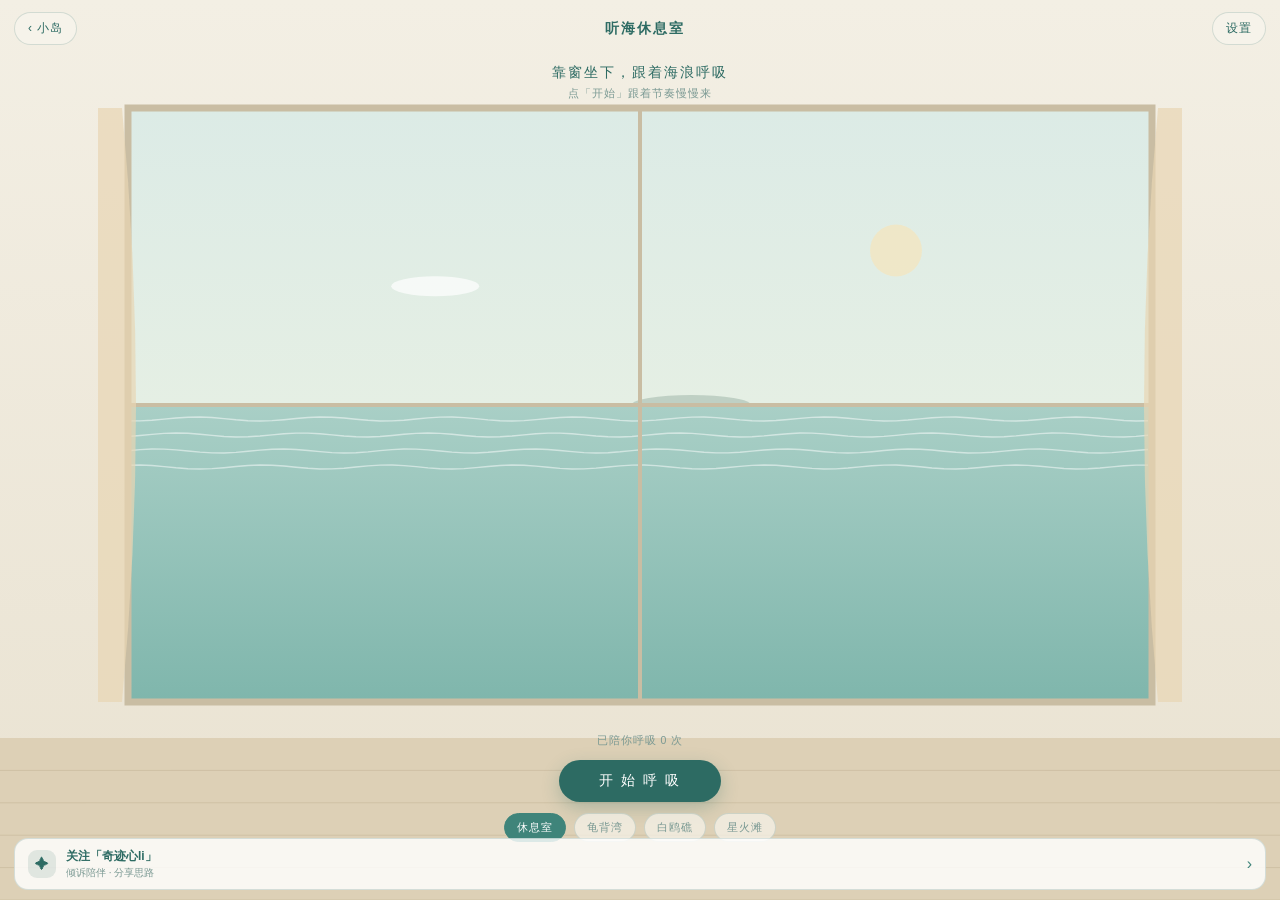
<file: game4/index.html>
<!DOCTYPE html>
<html lang="zh-CN">
<head>
<meta charset="UTF-8">
<meta name="viewport" content="width=device-width,initial-scale=1,maximum-scale=1,user-scalable=no">
<title>听海休息室 · 奇li小岛</title>
<script>
var _hmt=_hmt||[];
(function(){var hm=document.createElement('script');
hm.src='https://hm.baidu.com/hm.js?e8ffc5809fb30e7ae87e03bc0fce1bfc';
var s=document.getElementsByTagName('script')[0];s.parentNode.insertBefore(hm,s);})();
function TRACK(e,p){try{if(window._hmt)window._hmt.push(['_trackEvent','island_room',e,JSON.stringify(p||{})]);}catch(x){}}
var GZH_BIZ='Mzg4NjQ3MjM3NQ==',GZH_NAME='奇迹心li';
var GZH_HOME='https://mp.weixin.qq.com/mp/profile_ext?action=home&__biz='+GZH_BIZ+'&scene=124#wechat_redirect';
var inWeChat=/MicroMessenger/i.test(navigator.userAgent);
</script>
<style>
:root{--sea:#2d6b63;--sea2:#3f847a;--cream:#f7f4ec;--ink:#2b4a47;--mut:#7a9993;--line:rgba(45,107,99,.18)}
*{box-sizing:border-box;-webkit-tap-highlight-color:transparent}
html,body{margin:0;width:100%;height:100%;overflow:hidden;background:var(--cream);color:var(--ink);
font-family:-apple-system,BlinkMacSystemFont,"PingFang SC","Microsoft YaHei",sans-serif;user-select:none;touch-action:none}
#cv{position:fixed;inset:0;width:100%;height:100%;display:block}
.top{position:fixed;left:0;right:0;top:0;z-index:5;display:flex;align-items:center;justify-content:space-between;
padding:12px 14px;pointer-events:none}
.top a,.top button{pointer-events:auto;text-decoration:none;color:var(--sea);font-size:12px;letter-spacing:1px;
background:rgba(247,244,236,.8);border:1px solid var(--line);border-radius:20px;padding:7px 13px;cursor:pointer}
.top .name{color:var(--sea);font-size:13.5px;letter-spacing:2px;font-weight:600;background:transparent;border:none}
.hint{position:fixed;left:0;right:0;top:64px;z-index:5;text-align:center;color:var(--sea);
font-size:13.5px;letter-spacing:2px;pointer-events:none;font-weight:500}
.hint small{color:var(--mut);font-size:11px;font-weight:400;display:block;letter-spacing:1px;margin-top:4px}
.act{position:fixed;left:0;right:0;bottom:98px;z-index:6;text-align:center}
.act button{background:var(--sea);color:#fff;border:none;border-radius:26px;padding:12px 40px;
font-size:14px;letter-spacing:2px;cursor:pointer;box-shadow:0 6px 18px rgba(45,107,99,.28)}
.act button:active{transform:scale(.97)}
.count{position:fixed;left:50%;bottom:152px;transform:translateX(-50%);z-index:6;font-size:10.5px;color:var(--mut);letter-spacing:1px}
.tabs{position:fixed;left:0;right:0;bottom:58px;z-index:6;display:flex;justify-content:center;gap:8px}
.tabs a,.tabs span{font-size:11px;letter-spacing:1px;color:var(--mut);text-decoration:none;
background:rgba(247,244,236,.7);border:1px solid var(--line);border-radius:16px;padding:6px 12px}
.tabs .cur{color:#fff;background:var(--sea2);border-color:var(--sea2)}
.gzh{position:fixed;left:14px;right:14px;bottom:10px;z-index:6;text-decoration:none;
display:flex;align-items:center;gap:10px;background:rgba(255,255,255,.82);
border:1px solid var(--line);border-radius:14px;padding:9px 13px;color:var(--ink)}
.gzh .ic{flex:none;width:28px;height:28px;border-radius:9px;background:rgba(45,107,99,.12);
display:flex;align-items:center;justify-content:center;font-size:14px;color:var(--sea)}
.gzh .tx{flex:1;min-width:0}
.gzh b{display:block;font-size:12px;color:var(--sea);font-weight:600}
.gzh small{display:block;font-size:10px;color:var(--mut);margin-top:1px}
.gzh .ar{color:var(--sea2);font-size:16px}
.setting{position:fixed;right:14px;top:56px;z-index:7;background:rgba(255,255,255,.96);
border:1px solid var(--line);border-radius:16px;padding:18px;width:252px;box-shadow:0 8px 30px rgba(45,74,71,.18);display:none}
.setting.show{display:block}
.setting h3{margin:0 0 14px;font-size:15px;color:var(--sea);text-align:center;letter-spacing:2px}
.setting .row{display:flex;align-items:center;justify-content:space-between;padding:10px 2px;font-size:12.5px;color:var(--ink)}
.setting .row small{display:block;color:var(--mut);font-size:10px;margin-top:2px}
.setting .sw{width:44px;height:25px;border-radius:14px;background:#cdd8d3;position:relative;cursor:pointer;transition:background .2s;flex:none}
.setting .sw.on{background:var(--sea2)}
.setting .sw i{position:absolute;top:3px;left:3px;width:19px;height:19px;border-radius:50%;background:#fff;transition:left .2s;box-shadow:0 1px 4px rgba(0,0,0,.15)}
.setting .sw.on i{left:22px}
.setting .row.sel small{font-size:10.5px}
.setting .rate{display:flex;gap:6px}
.setting .rate button{background:var(--sea);color:#fff;border:none;border-radius:12px;padding:5px 9px;font-size:11px;cursor:pointer}
.setting .rate button:not(.on){background:rgba(45,107,99,.12);color:var(--mut)}
.setting .rec{margin-top:12px;background:rgba(45,107,99,.06);border-radius:10px;padding:11px 12px;font-size:11px;color:var(--mut);line-height:1.8}
.setting .rec b{color:var(--sea2)}
.setting .close{display:block;width:100%;margin-top:14px;background:var(--sea);color:#fff;border:none;border-radius:20px;padding:9px;font-size:12.5px;letter-spacing:2px;cursor:pointer}
.toast{position:fixed;left:50%;bottom:154px;transform:translateX(-50%) translateY(14px);
background:rgba(43,74,71,.92);color:#fff;font-size:12.5px;padding:9px 16px;border-radius:20px;
opacity:0;pointer-events:none;transition:.25s;z-index:99;white-space:nowrap}
.toast.show{opacity:1;transform:translateX(-50%) translateY(0)}
</style>
</head>
<body>
<canvas id="cv"></canvas>
<div class="top">
  <a href="../index.html">‹ 小岛</a>
  <button class="name">听海休息室</button>
  <button id="setBtn">设置</button>
</div>
<div class="hint" id="hint">靠窗坐下，跟着海浪呼吸<small id="hintSub">点「开始」跟着节奏慢慢来</small></div>
<div class="count" id="count">已陪你呼吸 0 次</div>
<div class="act"><button id="actBtn">开 始 呼 吸</button></div>
<div class="tabs">
  <span class="cur">休息室</span><a href="../game1/index.html">龟背湾</a><a href="../game2/index.html">白鸥礁</a><a href="../game3/index.html">星火滩</a>
</div>
<a class="gzh" href="javascript:void(0)" id="gzhBtn">
  <span class="ic">✦</span>
  <span class="tx"><b>关注「奇迹心li」</b><small>倾诉陪伴 · 分享思路</small></span>
  <span class="ar">›</span>
</a>
<div class="setting" id="setting">
  <h3>设 置</h3>
  <div class="row"><span>海浪与海风<small>呼吸的节奏声与白噪音</small></span><div class="sw on" id="swSound"><i></i></div></div>
  <div class="row sel"><span>呼吸节奏<small>一个循环 = 吸气+呼气</small></span>
    <div class="rate"><button data-r="8">快</button><button data-r="10" class="on">中</button><button data-r="13">慢</button></div></div>
  <div class="rec">今天陪你呼吸 <b id="recToday">0</b> 次 · 共 <b id="recTotal">0</b> 次<br>数据只保存在本机，不含货币、商城与社交功能</div>
  <button class="close" id="setClose">关闭</button>
</div>
<div class="toast" id="toast"></div>

<script>
(function(){
  var cv=document.getElementById('cv'),ctx=cv.getContext('2d');
  var W=0,H=0,DPR=Math.min(window.devicePixelRatio||1,2);
  function resize(){W=window.innerWidth;H=window.innerHeight;cv.width=W*DPR;cv.height=H*DPR;ctx.setTransform(DPR,0,0,DPR,0,0);}
  window.addEventListener('resize',resize);

  var KEY='game4_room_v1',save={total:0,date:'',today:0,rate:10};
  try{var s=JSON.parse(localStorage.getItem(KEY)||'null');if(s)save=s;}catch(e){}
  var today=new Date().toISOString().slice(0,10);if(save.date!==today){save.date=today;save.today=0;}
  function persist(){try{localStorage.setItem(KEY,JSON.stringify(save));}catch(e){}}

  var AC=null,ambient=null,soundOn=true,rate=save.rate||10;
  function ac(){if(!AC){try{AC=new (window.AudioContext||window.webkitAudioContext)();}catch(e){}}if(AC&&AC.state==='suspended')AC.resume();return AC;}
  function noiseBuf(a,sec){var len=Math.floor(a.sampleRate*sec),b=a.createBuffer(1,len,a.sampleRate),d=b.getChannelData(0),last=0;
    for(var i=0;i<len;i++){var w=Math.random()*2-1;last=(last+0.02*w)/1.02;d[i]=last*3.5;}return b;}
  function startAmbient(){var a=ac();if(!a||ambient)return;
    var src=a.createBufferSource();src.buffer=noiseBuf(a,4);src.loop=true;
    var lp=a.createBiquadFilter();lp.type='lowpass';lp.frequency.value=520;
    var g=a.createGain();g.gain.value=0;src.connect(lp);lp.connect(g);g.connect(a.destination);src.start();
    g.gain.linearRampToValueAtTime(soundOn?0.15:0,a.currentTime+4);
    var osc=a.createOscillator(),og=a.createGain();osc.frequency.value=1/rate;og.gain.value=0.06;
    osc.connect(og);og.connect(g.gain);osc.start();ambient={gain:g,osc:osc,og:og};}
  function chime(up){if(!soundOn)return;var a=ac();if(!a)return;
    var o=a.createOscillator(),g=a.createGain();o.type='sine';
    o.frequency.setValueAtTime(up?520:400,a.currentTime);
    g.gain.setValueAtTime(0.0001,a.currentTime);g.gain.exponentialRampToValueAtTime(0.1,a.currentTime+0.4);
    g.gain.exponentialRampToValueAtTime(0.0001,a.currentTime+1.4);
    o.connect(g);g.connect(a.destination);o.start();o.stop(a.currentTime+1.5);}

  var running=false,phase=0,cycle=0,lastPhase=0,t=0,bird=null,birdTimer=4;
  var hint=document.getElementById('hint'),hintSub=document.getElementById('hintSub'),actBtn=document.getElementById('actBtn'),count=document.getElementById('count'),toast=document.getElementById('toast');
  function toastShow(m){toast.textContent=m;toast.classList.add('show');clearTimeout(toastShow._t);toastShow._t=setTimeout(function(){toast.classList.remove('show');},1600);}

  function drawRoom(){
    // 室内墙面
    var g=ctx.createLinearGradient(0,0,0,H);g.addColorStop(0,'#f3efe4');g.addColorStop(1,'#e9e2d1');
    ctx.fillStyle=g;ctx.fillRect(0,0,W,H);
    // 地板
    ctx.fillStyle='#ddd0b6';ctx.fillRect(0,H*0.82,W,H*0.18);
    ctx.strokeStyle='rgba(150,130,95,.2)';ctx.lineWidth=1;
    for(var i=1;i<6;i++){ctx.beginPath();ctx.moveTo(0,H*0.82+i*H*0.036);ctx.lineTo(W,H*0.82+i*H*0.036);ctx.stroke();}
    // 落地窗框
    var wx=W*0.1,wy=H*0.12,ww=W*0.8,wh=H*0.66;
    ctx.save();ctx.beginPath();ctx.rect(wx,wy,ww,wh);ctx.clip();
    // 窗外天空
    var sg=ctx.createLinearGradient(0,wy,0,wy+wh);sg.addColorStop(0,'#dcebe6');sg.addColorStop(1,'#eef3e2');
    ctx.fillStyle=sg;ctx.fillRect(wx,wy,ww,wh);
    // 太阳
    ctx.fillStyle='rgba(246,230,189,.7)';ctx.beginPath();ctx.arc(wx+ww*0.75,wy+wh*0.24,26,0,7);ctx.fill();
    // 云
    ctx.fillStyle='rgba(255,255,255,.7)';ctx.beginPath();ctx.ellipse(wx+ww*0.3,wy+wh*0.3,44,10,0,0,7);ctx.fill();
    // 海（跟着呼吸轻微起伏）
    var breath=Math.sin(phase*2*Math.PI)*6;
    var seaY=wy+wh*0.5+breath;
    var og=ctx.createLinearGradient(0,seaY,0,wy+wh);og.addColorStop(0,'#a9cfc6');og.addColorStop(1,'#7fb6ac');
    ctx.fillStyle=og;ctx.fillRect(wx,seaY,ww,wy+wh-seaY);
    ctx.strokeStyle='rgba(255,255,255,.5)';ctx.lineWidth=1.4;
    for(var k=0;k<4;k++){ctx.beginPath();var yy=seaY+14+k*16;
      for(var x=wx;x<=wx+ww;x+=12){var p=yy+Math.sin(x*0.05+t*1.1+k)*2;x===wx?ctx.moveTo(x,p):ctx.lineTo(x,p);}ctx.stroke();}
    // 远处小岛
    ctx.fillStyle='rgba(120,150,135,.35)';ctx.beginPath();ctx.ellipse(wx+ww*0.55,seaY,60,10,0,Math.PI,0);ctx.fill();
    // 海鸟
    if(bird){ctx.strokeStyle='#5c7f6e';ctx.lineWidth=1.6;ctx.beginPath();
      ctx.moveTo(bird.x,bird.y);ctx.quadraticCurveTo(bird.x+6,bird.y-5,bird.x+12,bird.y);
      ctx.quadraticCurveTo(bird.x+18,bird.y-5,bird.x+24,bird.y);ctx.stroke();}
    ctx.restore();
    // 窗框
    ctx.strokeStyle='#c9bda3';ctx.lineWidth=7;ctx.strokeRect(wx,wy,ww,wh);
    ctx.lineWidth=4;ctx.beginPath();ctx.moveTo(wx+ww/2,wy);ctx.lineTo(wx+ww/2,wy+wh);
    ctx.moveTo(wx,wy+wh*0.5);ctx.lineTo(wx+ww,wy+wh*0.5);ctx.stroke();
    // 窗帘
    ctx.fillStyle='rgba(232,214,180,.7)';
    ctx.beginPath();ctx.moveTo(wx-6,wy);ctx.quadraticCurveTo(wx+22,wy+wh*0.5,wx-6,wy+wh);ctx.lineTo(wx-30,wy+wh);ctx.lineTo(wx-30,wy);ctx.closePath();ctx.fill();
    ctx.beginPath();ctx.moveTo(wx+ww+6,wy);ctx.quadraticCurveTo(wx+ww-22,wy+wh*0.5,wx+ww+6,wy+wh);ctx.lineTo(wx+ww+30,wy+wh);ctx.lineTo(wx+ww+30,wy);ctx.closePath();ctx.fill();
  }
  function drawBreath(){
    if(!running)return;
    var cx=W/2,cy=H*0.46;
    // 吸气时圆变大
    var scale=0.5+0.5*(0.5-0.5*Math.cos(phase*2*Math.PI));
    var r=28+scale*46;
    ctx.save();
    ctx.strokeStyle='rgba(255,255,255,.9)';ctx.lineWidth=2;
    ctx.beginPath();ctx.arc(cx,cy,r,0,7);ctx.stroke();
    ctx.fillStyle='rgba(255,255,255,'+(0.18+scale*0.18)+')';ctx.beginPath();ctx.arc(cx,cy,r,0,7);ctx.fill();
    ctx.restore();
  }
  function loop(){t+=0.016;
    if(running){
      phase+=0.016/rate;
      if(phase>=1){phase-=1;cycle++;save.total++;save.today++;persist();TRACK('breath_cycle',{total:save.total});
        count.textContent='已陪你呼吸 '+save.total+' 次';updateRec();}
      var p=phase*2;
      if(p<1&&lastPhase>=1||(phase<lastPhase)){} // noop
      var inhaling=phase<0.5;
      if(inhaling!==lastPhase){chime(inhaling);}
      lastPhase=inhaling?1:0;
      hint.innerHTML=inhaling?'吸 气 …':'慢 慢 呼 气 …';
      hintSub.textContent='跟着圆圈，一个节奏一次呼吸';
    }
    // 海鸟飞过
    birdTimer-=0.016;
    if(birdTimer<=0&&!bird){bird={x:-30,y:H*0.2+Math.random()*H*0.12};birdTimer=7+Math.random()*6;}
    if(bird){bird.x+=0.5;if(bird.x>W+40)bird=null;}
    ctx.clearRect(0,0,W,H);drawRoom();drawBreath();
    requestAnimationFrame(loop);
  }
  actBtn.addEventListener('click',function(){
    startAmbient();running=!running;
    if(running){actBtn.textContent='暂 停 一 下';tmsg('跟着圆圈，慢慢来');TRACK('start',{rate:rate});}
    else{actBtn.textContent='继 续 呼 吸';hint.innerHTML='停一停也好<small>想继续时点下面的按钮</small>';}
  });
  function tmsg(a){hint.innerHTML=a+'<small>跟着圆圈，一个节奏一次呼吸</small>';}
  // 点击画面也算一次呼吸切换（轻互动）
  cv.addEventListener('pointerdown',function(){startAmbient();});

  var setting=document.getElementById('setting');
  document.getElementById('setBtn').addEventListener('click',function(){setting.classList.toggle('show');updateRec();});
  document.getElementById('setClose').addEventListener('click',function(){setting.classList.remove('show');});
  function sw(id,cb){var el=document.getElementById(id);el.addEventListener('click',function(){el.classList.toggle('on');cb(el.classList.contains('on'));});}
  sw('swSound',function(v){soundOn=v;if(ambient&&AC)ambient.gain.gain.setTargetAtTime(v?0.15:0,AC.currentTime,0.1);});
  document.querySelectorAll('.rate button').forEach(function(b){b.addEventListener('click',function(){
    document.querySelectorAll('.rate button').forEach(function(x){x.classList.remove('on');});b.classList.add('on');
    rate=parseInt(b.getAttribute('data-r'),10);save.rate=rate;persist();
    if(ambient&&ambient.osc&&AC)ambient.osc.frequency.setTargetAtTime(1/rate,AC.currentTime,0.1);
  });});
  function updateRec(){document.getElementById('recToday').textContent=save.today;document.getElementById('recTotal').textContent=save.total;}
  document.getElementById('gzhBtn').addEventListener('click',function(){
    TRACK('gzh_click',{});if(inWeChat){location.href=GZH_HOME;return;}
    try{var ta=document.createElement('textarea');ta.value=GZH_NAME;ta.style.position='fixed';ta.style.opacity='0';document.body.appendChild(ta);ta.select();document.execCommand('copy');document.body.removeChild(ta);toastShow('已复制「'+GZH_NAME+'」，去微信搜索关注');}catch(e){toastShow('请在微信搜索「'+GZH_NAME+'」');}
  });
  resize();count.textContent='已陪你呼吸 '+save.total+' 次';updateRec();loop();
})();
</script>
</body>
</html>
</file>
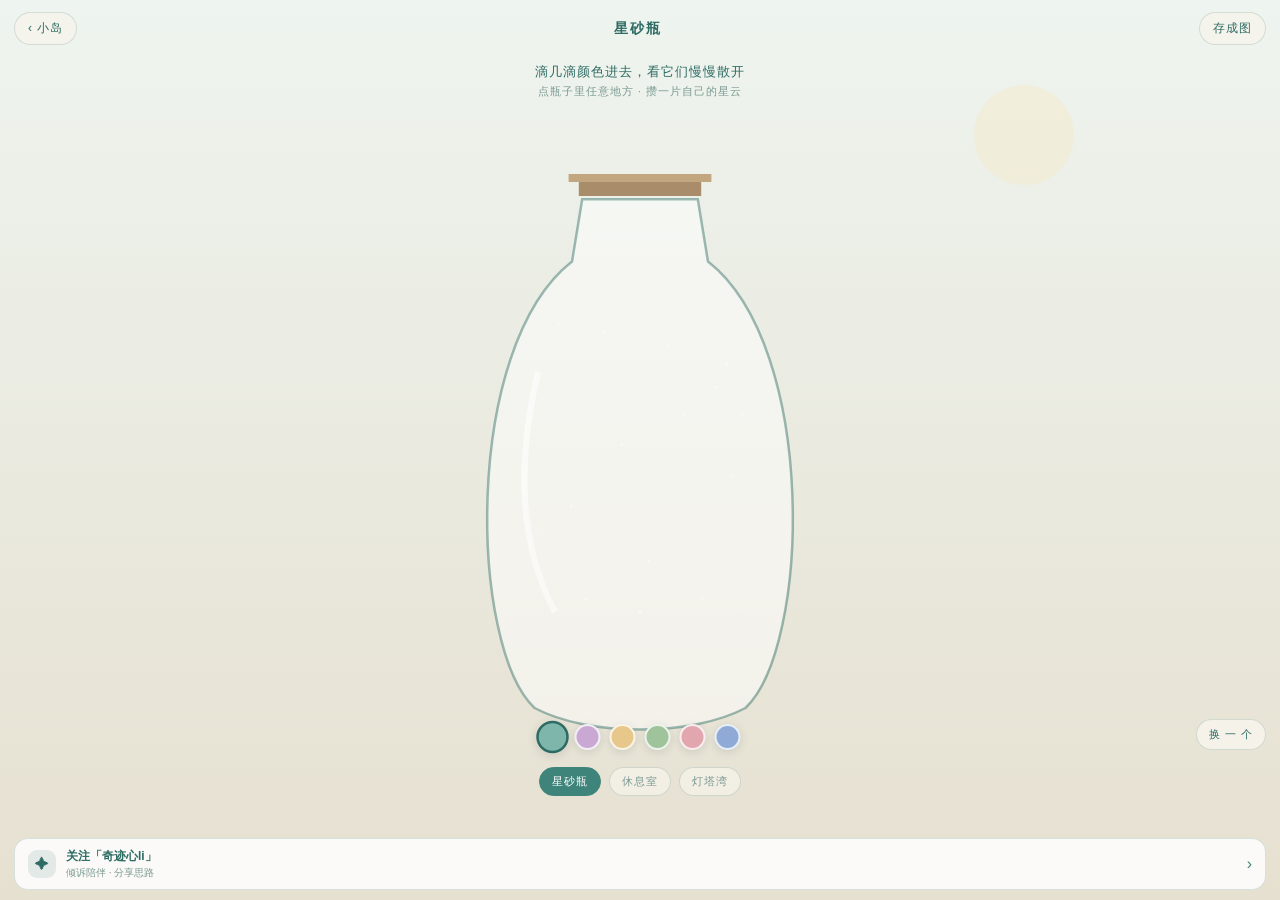
<file: game5/index.html>
<!DOCTYPE html>
<html lang="zh-CN">
<head>
<meta charset="UTF-8">
<meta name="viewport" content="width=device-width,initial-scale=1,maximum-scale=1,user-scalable=no">
<title>星砂瓶 · 奇li小岛</title>
<script>
var _hmt=_hmt||[];
(function(){var hm=document.createElement('script');
hm.src='https://hm.baidu.com/hm.js?e8ffc5809fb30e7ae87e03bc0fce1bfc';
var s=document.getElementsByTagName('script')[0];s.parentNode.insertBefore(hm,s);})();
function TRACK(e,p){try{if(window._hmt)window._hmt.push(['_trackEvent','island_bottle',e,JSON.stringify(p||{})]);}catch(x){}}
var GZH_BIZ='Mzg4NjQ3MjM3NQ==',GZH_NAME='奇迹心li';
var GZH_HOME='https://mp.weixin.qq.com/mp/profile_ext?action=home&__biz='+GZH_BIZ+'&scene=124#wechat_redirect';
var inWeChat=/MicroMessenger/i.test(navigator.userAgent);
</script>
<style>
:root{--sea:#2d6b63;--sea2:#3f847a;--cream:#f7f4ec;--ink:#2b4a47;--mut:#7a9993;--line:rgba(45,107,99,.18)}
*{box-sizing:border-box;-webkit-tap-highlight-color:transparent}
html,body{margin:0;width:100%;height:100%;overflow:hidden;background:var(--cream);color:var(--ink);
font-family:-apple-system,BlinkMacSystemFont,"PingFang SC","Microsoft YaHei",sans-serif;user-select:none;touch-action:none}
#cv{position:fixed;inset:0;width:100%;height:100%;display:block}
.top{position:fixed;left:0;right:0;top:0;z-index:5;display:flex;align-items:center;justify-content:space-between;
padding:12px 14px;pointer-events:none}
.top a,.top button{pointer-events:auto;text-decoration:none;color:var(--sea);font-size:12px;letter-spacing:1px;
background:rgba(247,244,236,.82);border:1px solid var(--line);border-radius:20px;padding:7px 13px;cursor:pointer}
.top .name{color:var(--sea);font-size:13.5px;letter-spacing:2px;font-weight:600;background:transparent;border:none}
.hint{position:fixed;left:0;right:0;top:62px;z-index:5;text-align:center;color:var(--sea);
font-size:12.5px;letter-spacing:1px;pointer-events:none;line-height:1.7;font-weight:500}
.hint small{color:var(--mut);font-size:10.5px;font-weight:400;display:block}
.colors{position:fixed;left:50%;transform:translateX(-50%);bottom:150px;z-index:6;display:flex;gap:9px}
.colors i{width:26px;height:26px;border-radius:50%;cursor:pointer;border:2px solid rgba(255,255,255,.8);
box-shadow:0 2px 8px rgba(45,74,71,.15);transition:transform .15s}
.colors i.on{transform:scale(1.25);border-color:var(--sea)}
.tools{position:fixed;right:14px;bottom:150px;z-index:6;display:flex;flex-direction:column;gap:7px}
.tools button{background:rgba(247,244,236,.88);border:1px solid var(--line);color:var(--sea);
font-size:11px;letter-spacing:1px;border-radius:16px;padding:7px 12px;cursor:pointer}
.tools button:active{background:rgba(45,107,99,.12)}
.tabs{position:fixed;left:0;right:0;bottom:104px;z-index:6;display:flex;justify-content:center;gap:8px}
.tabs a,.tabs span{font-size:11px;letter-spacing:1px;color:var(--mut);text-decoration:none;
background:rgba(247,244,236,.7);border:1px solid var(--line);border-radius:16px;padding:6px 12px}
.tabs .cur{color:#fff;background:var(--sea2);border-color:var(--sea2)}
.gzh{position:fixed;left:14px;right:14px;bottom:10px;z-index:6;text-decoration:none;
display:flex;align-items:center;gap:10px;background:rgba(255,255,255,.84);
border:1px solid var(--line);border-radius:14px;padding:9px 13px;color:var(--ink)}
.gzh .ic{flex:none;width:28px;height:28px;border-radius:9px;background:rgba(45,107,99,.12);
display:flex;align-items:center;justify-content:center;font-size:14px;color:var(--sea)}
.gzh .tx{flex:1;min-width:0}
.gzh b{display:block;font-size:12px;color:var(--sea);font-weight:600}
.gzh small{display:block;font-size:10px;color:var(--mut);margin-top:1px}
.gzh .ar{color:var(--sea2);font-size:16px}
.toast{position:fixed;left:50%;top:50%;transform:translate(-50%,-50%) translateY(10px);
background:rgba(43,74,71,.94);color:#fff;font-size:12.5px;padding:10px 18px;border-radius:20px;
opacity:0;pointer-events:none;transition:.25s;z-index:99;white-space:nowrap}
.toast.show{opacity:1;transform:translate(-50%,-50%) translateY(0)}
</style>
</head>
<body>
<canvas id="cv"></canvas>
<div class="top">
  <a href="../index.html">‹ 小岛</a>
  <button class="name">星砂瓶</button>
  <button id="saveBtn">存成图</button>
</div>
<div class="hint">滴几滴颜色进去，看它们慢慢散开<small id="sub">点瓶子里任意地方 · 攒一片自己的星云</small></div>
<div class="colors" id="colors"></div>
<div class="tools">
  <button id="clearBtn">换 一 个</button>
</div>
<div class="tabs">
  <span class="cur">星砂瓶</span><a href="../game4/index.html">休息室</a><a href="../game6/">灯塔湾</a>
</div>
<a class="gzh" href="javascript:void(0)" id="gzhBtn">
  <span class="ic">✦</span>
  <span class="tx"><b>关注「奇迹心li」</b><small>倾诉陪伴 · 分享思路</small></span>
  <span class="ar">›</span>
</a>
<div class="toast" id="toast"></div>

<script>
(function(){
  var cv=document.getElementById('cv'),ctx=cv.getContext('2d');
  var W=0,H=0,DPR=Math.min(window.devicePixelRatio||1,2);
  var drops=[],palette=['#7fb6ac','#c9a9d4','#e8c88a','#9fc39a','#e2a6ae','#8faad6'];
  var cur=0;
  var toast=document.getElementById('toast');
  function toastShow(m){toast.textContent=m;toast.classList.add('show');clearTimeout(toastShow._t);toastShow._t=setTimeout(function(){toast.classList.remove('show');},1600);}
  function resize(){W=window.innerWidth;H=window.innerHeight;cv.width=W*DPR;cv.height=H*DPR;ctx.setTransform(DPR,0,0,DPR,0,0);}
  window.addEventListener('resize',resize);

  // 颜色选择
  var cbox=document.getElementById('colors');
  palette.forEach(function(c,i){var el=document.createElement('i');el.style.background=c;if(i===0)el.className='on';
    el.addEventListener('click',function(){cur=i;document.querySelectorAll('#colors i').forEach(function(x){x.classList.remove('on');});el.classList.add('on');});cbox.appendChild(el);});

  function bottlePath(c){
    var cx=W/2,cy=H*0.52,rx=Math.min(W*0.34,170),ry=Math.min(H*0.34,240);
    c.beginPath();
    c.moveTo(cx-rx*0.34,cy-ry*1.12);
    c.lineTo(cx+rx*0.34,cy-ry*1.12);
    c.lineTo(cx+rx*0.40,cy-ry*0.86);
    c.bezierCurveTo(cx+rx*1.05,cy-ry*0.5,cx+rx,cy+ry*0.75,cx+rx*0.62,cy+ry);
    c.bezierCurveTo(cx+rx*0.3,cy+ry*1.12,cx-rx*0.3,cy+ry*1.12,cx-rx*0.62,cy+ry);
    c.bezierCurveTo(cx-rx,cy+ry*0.75,cx-rx*1.05,cy-ry*0.5,cx-rx*0.40,cy-ry*0.86);
    c.closePath();
    return {cx:cx,cy:cy,rx:rx,ry:ry};
  }
  function inBottle(x,y,b){
    var dx=(x-b.cx)/b.rx,dy=(y-b.cy)/b.ry;return dx*dx+dy*dy<0.95;
  }
  function addDrop(x,y){
    var n=3+Math.floor(Math.random()*3);
    for(var i=0;i<n;i++)drops.push({x:x+(Math.random()-.5)*16,y:y+(Math.random()-.5)*16,
      r:6+Math.random()*10,max:70+Math.random()*70,a:0.28,c:palette[cur],vy:0.25+Math.random()*0.3});
    TRACK('drop',{color:cur});document.getElementById('sub').textContent='颜色在慢慢散开 · 再滴一滴试试';
  }
  function draw(t){
    // 背景
    var g=ctx.createLinearGradient(0,0,0,H);g.addColorStop(0,'#eef4ef');g.addColorStop(1,'#e6e0d0');
    ctx.fillStyle=g;ctx.fillRect(0,0,W,H);
    // 光斑
    ctx.fillStyle='rgba(246,230,189,.35)';ctx.beginPath();ctx.arc(W*0.8,H*0.15,50,0,7);ctx.fill();

    var b=bottlePath(ctx);
    // 瓶内底色
    ctx.save();bottlePath(ctx);ctx.clip();
    ctx.fillStyle='rgba(255,255,255,.5)';ctx.fillRect(0,0,W,H);
    // 更新并画色滴（径向渐变叠加）
    drops=drops.filter(function(d){
      d.r+=0.32;d.y+=d.vy;d.vy*=1.005;
      if(d.r>d.max)d.a-=0.012;
      if(d.a<=0)return false;
      var rg=ctx.createRadialGradient(d.x,d.y,0,d.x,d.y,d.r);
      rg.addColorStop(0,hexA(d.c,d.a));rg.addColorStop(0.6,hexA(d.c,d.a*0.5));rg.addColorStop(1,hexA(d.c,0));
      ctx.fillStyle=rg;ctx.beginPath();ctx.arc(d.x,d.y,d.r,0,7);ctx.fill();
      return true;
    });
    // 星点
    ctx.fillStyle='rgba(255,255,255,.7)';
    for(var i=0;i<18;i++){var sx=b.cx+Math.sin(i*7.3)*b.rx*0.6,sy=b.cy+Math.cos(i*3.9)*b.ry*0.6;
      ctx.globalAlpha=0.3+0.4*Math.abs(Math.sin(t*0.001+i));ctx.beginPath();ctx.arc(sx,sy,1.2,0,7);ctx.fill();}
    ctx.globalAlpha=1;
    ctx.restore();
    // 瓶身描边
    ctx.save();bottlePath(ctx);ctx.strokeStyle='rgba(45,107,99,.45)';ctx.lineWidth=2.5;ctx.stroke();ctx.restore();
    // 瓶塞
    ctx.fillStyle='#a98d6b';ctx.fillRect(b.cx-b.rx*0.36,b.cy-b.ry*1.2,b.rx*0.72,16);
    ctx.fillStyle='#c2a67f';ctx.fillRect(b.cx-b.rx*0.42,b.cy-b.ry*1.2-6,b.rx*0.84,8);
    // 高光
    ctx.save();bottlePath(ctx);ctx.clip();
    ctx.strokeStyle='rgba(255,255,255,.55)';ctx.lineWidth=6;ctx.beginPath();
    ctx.moveTo(b.cx-b.rx*0.6,b.cy-b.ry*0.4);ctx.quadraticCurveTo(b.cx-b.rx*0.8,b.cy+b.ry*0.2,b.cx-b.rx*0.5,b.cy+b.ry*0.6);ctx.stroke();
    ctx.restore();
    requestAnimationFrame(draw);
  }
  function hexA(hex,a){var h=hex.replace('#','');var r=parseInt(h.substring(0,2),16),g=parseInt(h.substring(2,4),16),b=parseInt(h.substring(4,6),16);
    return 'rgba('+r+','+g+','+b+','+a+')';}

  cv.addEventListener('pointerdown',function(e){
    var b=bottlePath(ctx);
    if(inBottle(e.clientX,e.clientY,b))addDrop(e.clientX,e.clientY);
    else toastShow('点在瓶子里试试');
  });
  document.getElementById('clearBtn').addEventListener('click',function(){drops=[];TRACK('clear',{});document.getElementById('sub').textContent='换一个新瓶子 · 点里面滴颜色';});
  document.getElementById('saveBtn').addEventListener('click',function(){
    // 临时隐藏 UI 只导出画布
    try{var url=cv.toDataURL('image/png');var a=document.createElement('a');a.href=url;a.download='星砂瓶.png';a.click();
      toastShow('星砂瓶已存好');TRACK('save_poster',{});}catch(e){toastShow('这台设备暂时存不了图');}
  });
  document.getElementById('gzhBtn').addEventListener('click',function(){
    TRACK('gzh_click',{});if(inWeChat){location.href=GZH_HOME;return;}
    try{var ta=document.createElement('textarea');ta.value=GZH_NAME;ta.style.position='fixed';ta.style.opacity='0';document.body.appendChild(ta);ta.select();document.execCommand('copy');document.body.removeChild(ta);toastShow('已复制「'+GZH_NAME+'」，去微信搜索关注');}catch(e){toastShow('请在微信搜索「'+GZH_NAME+'」');}
  });
  resize();requestAnimationFrame(draw);TRACK('game_open',{});
})();
</script>
</body>
</html>
</file>
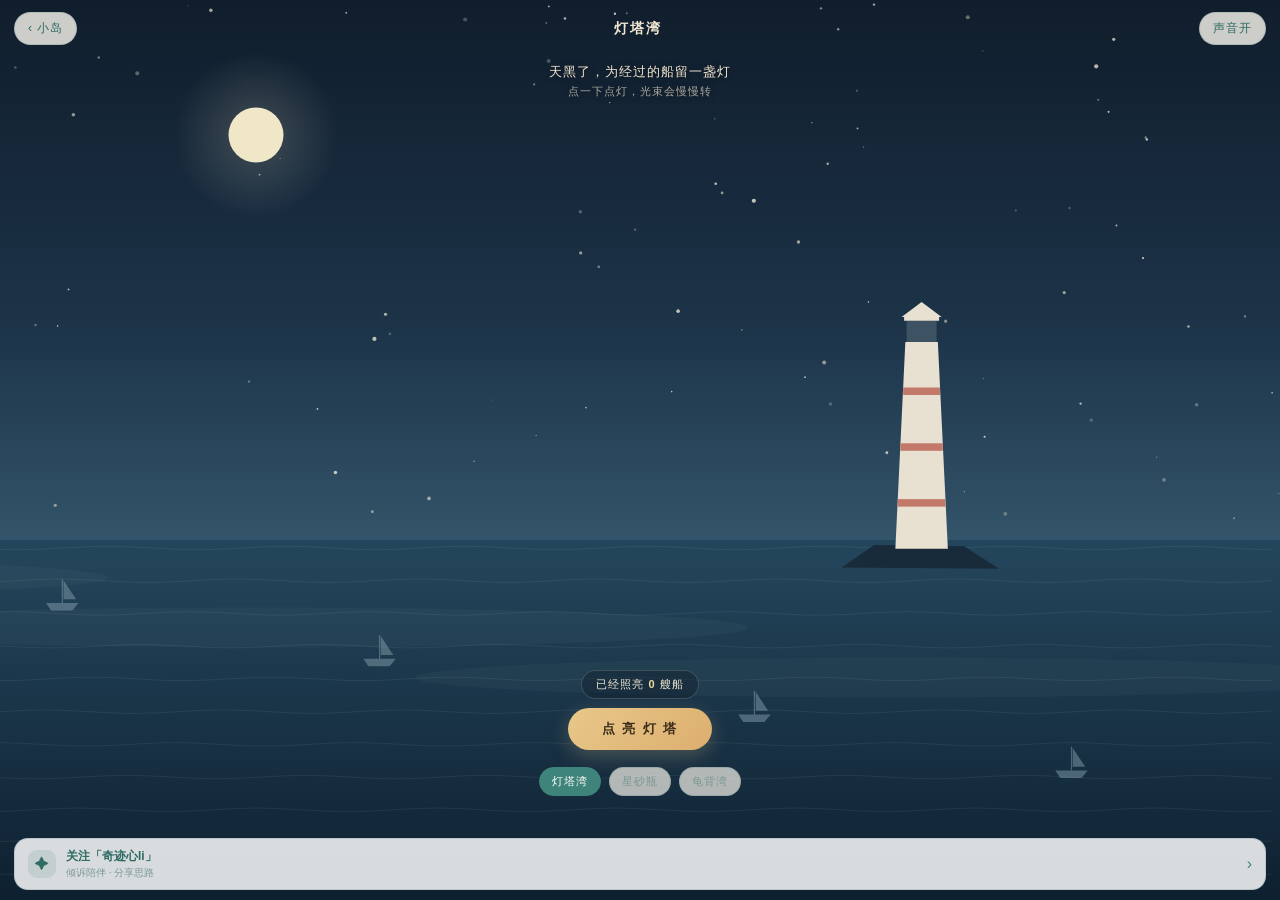
<file: game6/index.html>
<!DOCTYPE html>
<html lang="zh-CN">
<head>
<meta charset="UTF-8">
<meta name="viewport" content="width=device-width,initial-scale=1,maximum-scale=1,user-scalable=no">
<title>灯塔湾 · 奇li小岛</title>
<script>
var _hmt=_hmt||[];
(function(){var hm=document.createElement('script');
hm.src='https://hm.baidu.com/hm.js?e8ffc5809fb30e7ae87e03bc0fce1bfc';
var s=document.getElementsByTagName('script')[0];s.parentNode.insertBefore(hm,s);})();
function TRACK(e,p){try{if(window._hmt)window._hmt.push(['_trackEvent','island_lighthouse',e,JSON.stringify(p||{})]);}catch(x){}}
var GZH_BIZ='Mzg4NjQ3MjM3NQ==',GZH_NAME='奇迹心li';
var GZH_HOME='https://mp.weixin.qq.com/mp/profile_ext?action=home&__biz='+GZH_BIZ+'&scene=124#wechat_redirect';
var inWeChat=/MicroMessenger/i.test(navigator.userAgent);
function openGzh(){try{TRACK('gzh',{ua:inWeChat?'wx':'other'});}catch(e){}
  if(inWeChat){location.href=GZH_HOME;return;}copyName();}
function copyName(){try{var t=document.createElement('textarea');t.value=GZH_NAME;
  t.style.position='fixed';t.style.opacity='0';document.body.appendChild(t);t.select();
  document.execCommand('copy');document.body.removeChild(t);toastShow('已复制「'+GZH_NAME+'」，去微信搜索关注');
  }catch(e){toastShow('请在微信搜索关注「'+GZH_NAME+'」');}}
</script>
<style>
:root{--sea:#2d6b63;--sea2:#3f847a;--cream:#f7f4ec;--ink:#2b4a47;--mut:#7a9993;--line:rgba(45,107,99,.18)}
*{box-sizing:border-box;-webkit-tap-highlight-color:transparent}
html,body{margin:0;width:100%;height:100%;overflow:hidden;background:#101d2c;color:var(--ink);
font-family:-apple-system,BlinkMacSystemFont,"PingFang SC","Microsoft YaHei",sans-serif;user-select:none;touch-action:none}
#cv{position:fixed;inset:0;width:100%;height:100%;display:block}
.top{position:fixed;left:0;right:0;top:0;z-index:5;display:flex;align-items:center;justify-content:space-between;
padding:12px 14px;pointer-events:none}
.top a,.top button{pointer-events:auto;text-decoration:none;color:var(--sea);font-size:12px;letter-spacing:1px;
background:rgba(247,244,236,.82);border:1px solid var(--line);border-radius:20px;padding:7px 13px;cursor:pointer}
.top .name{color:#f2e8d2;font-size:13.5px;letter-spacing:2px;font-weight:600;background:transparent;border:none}
.hint{position:fixed;left:0;right:0;top:62px;z-index:5;text-align:center;color:#f2e8d2;
font-size:12.5px;letter-spacing:1px;pointer-events:none;line-height:1.7;font-weight:500;text-shadow:0 1px 6px rgba(0,0,0,.5)}
.hint small{color:rgba(242,232,210,.68);font-size:10.5px;font-weight:400;display:block}
.tools{position:fixed;left:14px;right:14px;bottom:150px;z-index:6;display:flex;flex-direction:column;align-items:center;gap:9px}
.stat{color:#f2e8d2;font-size:11px;letter-spacing:1px;background:rgba(16,29,44,.42);
border:1px solid rgba(242,232,210,.18);border-radius:18px;padding:6px 14px}
.stat b{color:#f3d79a;font-weight:600}
#actBtn{background:linear-gradient(135deg,#e8c88a,#dcae6e);border:none;color:#3a2c18;
font-size:13px;letter-spacing:2px;font-weight:600;border-radius:26px;padding:12px 34px;cursor:pointer;
box-shadow:0 6px 20px rgba(232,200,138,.25)}
#actBtn:active{transform:scale(.96)}
.tabs{position:fixed;left:0;right:0;bottom:104px;z-index:6;display:flex;justify-content:center;gap:8px}
.tabs a,.tabs span{font-size:11px;letter-spacing:1px;color:var(--mut);text-decoration:none;
background:rgba(247,244,236,.7);border:1px solid var(--line);border-radius:16px;padding:6px 12px}
.tabs .cur{color:#fff;background:var(--sea2);border-color:var(--sea2)}
.gzh{position:fixed;left:14px;right:14px;bottom:10px;z-index:6;text-decoration:none;
display:flex;align-items:center;gap:10px;background:rgba(255,255,255,.84);
border:1px solid var(--line);border-radius:14px;padding:9px 13px;color:var(--ink)}
.gzh .ic{flex:none;width:28px;height:28px;border-radius:9px;background:rgba(45,107,99,.12);
display:flex;align-items:center;justify-content:center;font-size:14px;color:var(--sea)}
.gzh .tx{flex:1;min-width:0}
.gzh b{display:block;font-size:12px;color:var(--sea);font-weight:600}
.gzh small{display:block;font-size:10px;color:var(--mut);margin-top:1px}
.gzh .ar{color:var(--sea2);font-size:16px}
.toast{position:fixed;left:50%;top:50%;transform:translate(-50%,-50%) translateY(10px);
background:rgba(43,74,71,.94);color:#fff;font-size:12.5px;padding:10px 18px;border-radius:20px;
opacity:0;pointer-events:none;transition:.25s;z-index:99;white-space:nowrap}
.toast.show{opacity:1;transform:translate(-50%,-50%) translateY(0)}
</style>
</head>
<body>
<canvas id="cv"></canvas>
<div class="top">
  <a href="../index.html">‹ 小岛</a>
  <span class="name">灯塔湾</span>
  <button id="soundBtn">声音开</button>
</div>
<div class="hint"><span id="hintMain">天黑了，为经过的船留一盏灯</span><small id="sub">点一下点灯，光束会慢慢转</small></div>
<div class="tools">
  <div class="stat">已经照亮 <b id="cnt">0</b> 艘船</div>
  <button id="actBtn">点 亮 灯 塔</button>
</div>
<div class="tabs">
  <span class="cur">灯塔湾</span><a href="../game5/">星砂瓶</a><a href="../game1/">龟背湾</a>
</div>
<a class="gzh" href="javascript:void(0)" id="gzhBtn">
  <span class="ic">✦</span>
  <span class="tx"><b>关注「奇迹心li」</b><small>倾诉陪伴 · 分享思路</small></span>
  <span class="ar">›</span>
</a>
<div class="toast" id="toast"></div>

<script>
(function(){
  var cv=document.getElementById('cv'),ctx=cv.getContext('2d');
  var W=0,H=0,DPR=Math.min(window.devicePixelRatio||1,2);
  var KEY='game6_lighthouse_v1',cnt=0,on=false;
  try{var sv=JSON.parse(localStorage.getItem(KEY)||'{}');cnt=+sv.n||0;}catch(e){}
  var angle=0,last=performance.now();
  var stars=[];for(var i=0;i<90;i++)stars.push({x:Math.random(),y:Math.random()*0.58,r:0.4+Math.random()*1.3,p:Math.random()*6.28});
  var boats=[];for(var i=0;i<4;i++)boats.push(mkBoat(i));
  function mkBoat(i){return{x:(i*0.27+0.04)%1,y:0.67+i*0.062,sp:0.007+Math.random()*0.009,dir:i%2?-1:1,lit:false,counted:false};}
  function resize(){W=window.innerWidth;H=window.innerHeight;cv.width=W*DPR;cv.height=H*DPR;ctx.setTransform(DPR,0,0,DPR,0,0);}
  window.addEventListener('resize',resize);resize();

  function toastShow(m){var el=document.getElementById('toast');el.textContent=m;el.classList.add('show');
    clearTimeout(toastShow._t);toastShow._t=setTimeout(function(){el.classList.remove('show');},1800);}
  function save(){try{localStorage.setItem(KEY,JSON.stringify({n:cnt}));}catch(e){}}
  function stat(){document.getElementById('cnt').textContent=cnt;
    document.getElementById('sub').textContent=on?'光束慢慢转，照到船就轻轻亮一下':'点一下点灯，光束会慢慢转';}

  // 声音：海浪白噪音（呼吸起伏）+ 点灯雾号
  var ac=null,seaGain=null,soundOn=true;
  function initAudio(){
    if(ac)return;
    try{
      ac=new (window.AudioContext||window.webkitAudioContext)();
      var len=ac.sampleRate*2,buf=ac.createBuffer(1,len,ac.sampleRate),d=buf.getChannelData(0);
      for(var i=0;i<len;i++)d[i]=Math.random()*2-1;
      var src=ac.createBufferSource();src.buffer=buf;src.loop=true;
      var lp=ac.createBiquadFilter();lp.type='lowpass';lp.frequency.value=480;
      seaGain=ac.createGain();seaGain.gain.value=0.05;
      src.connect(lp);lp.connect(seaGain);seaGain.connect(ac.destination);src.start();
      var lfo=ac.createOscillator(),lg=ac.createGain();lfo.frequency.value=0.11;lg.gain.value=0.032;
      lfo.connect(lg);lg.connect(seaGain.gain);lfo.start();
    }catch(e){ac=null;}
  }
  function horn(){
    if(!ac)return;
    try{
      var g=ac.createGain(),o=ac.createOscillator(),o2=ac.createOscillator();
      o.type='sine';o.frequency.value=138;o2.type='sine';o2.frequency.value=141;
      g.gain.setValueAtTime(0,ac.currentTime);
      g.gain.linearRampToValueAtTime(0.09,ac.currentTime+0.25);
      g.gain.setValueAtTime(0.09,ac.currentTime+1.0);
      g.gain.linearRampToValueAtTime(0,ac.currentTime+1.8);
      o.connect(g);o2.connect(g);g.connect(ac.destination);
      o.start();o2.start();o.stop(ac.currentTime+1.9);o2.stop(ac.currentTime+1.9);
    }catch(e){}
  }
  document.getElementById('soundBtn').addEventListener('click',function(){
    soundOn=!soundOn;this.textContent=soundOn?'声音开':'声音关';
    if(seaGain)seaGain.gain.value=soundOn?0.05:0;
  });
  document.getElementById('gzhBtn').addEventListener('click',openGzh);
  document.getElementById('actBtn').addEventListener('click',function(){
    on=!on;
    if(on){initAudio();if(ac&&ac.state==='suspended')ac.resume();horn();}
    this.textContent=on?'让 灯 歇 会 儿':'点 亮 灯 塔';
    document.getElementById('hintMain').textContent=on?'灯亮着，慢慢有船经过…':'天黑了，为经过的船留一盏灯';
    stat();TRACK('toggle',{on:on?1:0});
  });

  function norm(a){while(a>Math.PI)a-=Math.PI*2;while(a<-Math.PI)a+=Math.PI*2;return a;}
  var SPREAD=0.30;

  function frame(now){
    var dt=Math.min(0.05,(now-last)/1000);last=now;
    if(on)angle=(angle+dt*0.72)%(Math.PI*2);
    var seaY=H*0.60,lx=W*0.72,top=seaY-H*0.22,ly=top-9;
    var s=Math.max(0.75,Math.min(1.25,W/390));

    // 天空
    var sky=ctx.createLinearGradient(0,0,0,seaY);
    sky.addColorStop(0,'#101d2c');sky.addColorStop(0.6,'#1c3348');sky.addColorStop(1,'#33546a');
    ctx.fillStyle=sky;ctx.fillRect(0,0,W,seaY+1);
    // 星
    for(var i=0;i<stars.length;i++){var st=stars[i];
      ctx.globalAlpha=0.25+0.55*(0.5+0.5*Math.sin(now*0.0012+st.p));
      ctx.fillStyle='#f4eeda';ctx.beginPath();ctx.arc(st.x*W,st.y*H,st.r*s,0,6.2832);ctx.fill();}
    ctx.globalAlpha=1;
    // 月
    var mx=W*0.2,my=H*0.15,mr=22*s;
    var halo=ctx.createRadialGradient(mx,my,2,mx,my,mr*3);
    halo.addColorStop(0,'rgba(240,230,200,.20)');halo.addColorStop(1,'rgba(240,230,200,0)');
    ctx.fillStyle=halo;ctx.beginPath();ctx.arc(mx,my,mr*3,0,6.2832);ctx.fill();
    ctx.fillStyle='#f0e6c8';ctx.beginPath();ctx.arc(mx,my,mr,0,6.2832);ctx.fill();
    // 海
    var sea=ctx.createLinearGradient(0,seaY,0,H);
    sea.addColorStop(0,'#24465c');sea.addColorStop(1,'#0e2030');
    ctx.fillStyle=sea;ctx.fillRect(0,seaY,W,H-seaY);
    ctx.strokeStyle='rgba(220,235,240,.07)';ctx.lineWidth=1;
    for(var r=0;r<11;r++){var yy=seaY+8+r*(H-seaY)/11;
      ctx.beginPath();
      for(var x=0;x<=W;x+=12){var dy=Math.sin(x*0.035+now*0.0007+r*1.7)*1.7;
        if(x===0)ctx.moveTo(x,yy+dy);else ctx.lineTo(x,yy+dy);}
      ctx.stroke();}

    // 光束（在灯塔之后画塔身遮住根部）
    if(on){
      ctx.save();ctx.translate(lx,ly);ctx.rotate(angle);
      ctx.globalCompositeOperation='lighter';
      var R=Math.max(W,H)*1.6;
      var bg=ctx.createRadialGradient(0,0,0,0,0,R);
      bg.addColorStop(0,'rgba(255,235,165,.62)');bg.addColorStop(0.45,'rgba(255,226,150,.22)');
      bg.addColorStop(1,'rgba(255,220,140,0)');
      ctx.fillStyle=bg;ctx.beginPath();ctx.moveTo(0,0);ctx.arc(0,0,R,-SPREAD/2,SPREAD/2);ctx.closePath();ctx.fill();
      ctx.restore();
    }

    // 礁石与灯塔
    ctx.fillStyle='#182b3a';ctx.beginPath();
    ctx.moveTo(lx-64*s,seaY+22*s);ctx.lineTo(lx-38*s,seaY+4*s);ctx.lineTo(lx+34*s,seaY+5*s);
    ctx.lineTo(lx+62*s,seaY+23*s);ctx.closePath();ctx.fill();
    var base=seaY+7*s;
    ctx.fillStyle='#e8e1d2';ctx.beginPath();ctx.moveTo(lx-13*s,top);ctx.lineTo(lx+13*s,top);
    ctx.lineTo(lx+21*s,base);ctx.lineTo(lx-21*s,base);ctx.closePath();ctx.fill();
    ctx.fillStyle='rgba(190,110,95,.9)';
    for(var k=0;k<3;k++){var yy=top+(base-top)*(0.22+k*0.27),hw=13*s+(21*s-13*s)*(yy-top)/(base-top);
      ctx.fillRect(lx-hw,yy,hw*2,Math.max(3,6*s));}
    ctx.fillStyle='#3d5363';ctx.fillRect(lx-12*s,top-17*s,24*s,17*s);
    if(on){var lg=ctx.createRadialGradient(lx,ly,1,lx,ly,24*s);
      lg.addColorStop(0,'rgba(255,240,185,1)');lg.addColorStop(1,'rgba(255,220,130,0)');
      ctx.fillStyle=lg;ctx.beginPath();ctx.arc(lx,ly,24*s,0,6.2832);ctx.fill();}
    ctx.fillStyle='#e8e1d2';ctx.fillRect(lx-14*s,top-20*s,28*s,3*s);
    ctx.beginPath();ctx.moveTo(lx-16*s,top-20*s);ctx.lineTo(lx,top-32*s);
    ctx.lineTo(lx+16*s,top-20*s);ctx.closePath();ctx.fill();

    // 船
    for(var i=0;i<boats.length;i++){(function(b){
      var bx=b.x*W,by=b.y*H;
      if(on){
        var ba=Math.atan2(by-ly,bx-lx);
        if(Math.abs(norm(ba-angle))<SPREAD/2){
          if(!b.lit){b.lit=true;
            if(!b.counted){b.counted=true;cnt++;save();stat();TRACK('boat_lit',{n:cnt});}}
        }else b.lit=false;
      }else b.lit=false;
      b.x+=b.sp*b.dir*dt;
      if(b.x>1.12){b.x=-0.12;b.counted=false;b.lit=false;}
      if(b.x<-0.12){b.x=1.12;b.counted=false;b.lit=false;}
      var col=b.lit?'rgba(250,236,196,.95)':'rgba(132,158,172,.5)';
      ctx.save();ctx.translate(bx,by);ctx.scale(s,s);
      ctx.fillStyle=col;ctx.beginPath();ctx.moveTo(-13,0);ctx.lineTo(13,0);
      ctx.lineTo(8,6);ctx.lineTo(-9,6);ctx.closePath();ctx.fill();
      ctx.strokeStyle=col;ctx.lineWidth=1;ctx.beginPath();ctx.moveTo(0,0);ctx.lineTo(0,-19);ctx.stroke();
      ctx.beginPath();ctx.moveTo(1,-18);ctx.lineTo(11,-3);ctx.lineTo(1,-3);ctx.closePath();ctx.fill();
      ctx.restore();
    })(boats[i]);}

    // 前景薄雾
    ctx.fillStyle='rgba(200,220,225,.035)';
    for(var f=0;f<3;f++){var fx=((now*0.004+f*W*0.5)%(W*1.6))-W*0.3;
      ctx.beginPath();ctx.ellipse(fx,seaY+30*s+f*40*s,W*0.38,16*s,0,0,6.2832);ctx.fill();}

    requestAnimationFrame(frame);
  }
  stat();requestAnimationFrame(frame);
})();
</script>
</body>
</html>
</file>
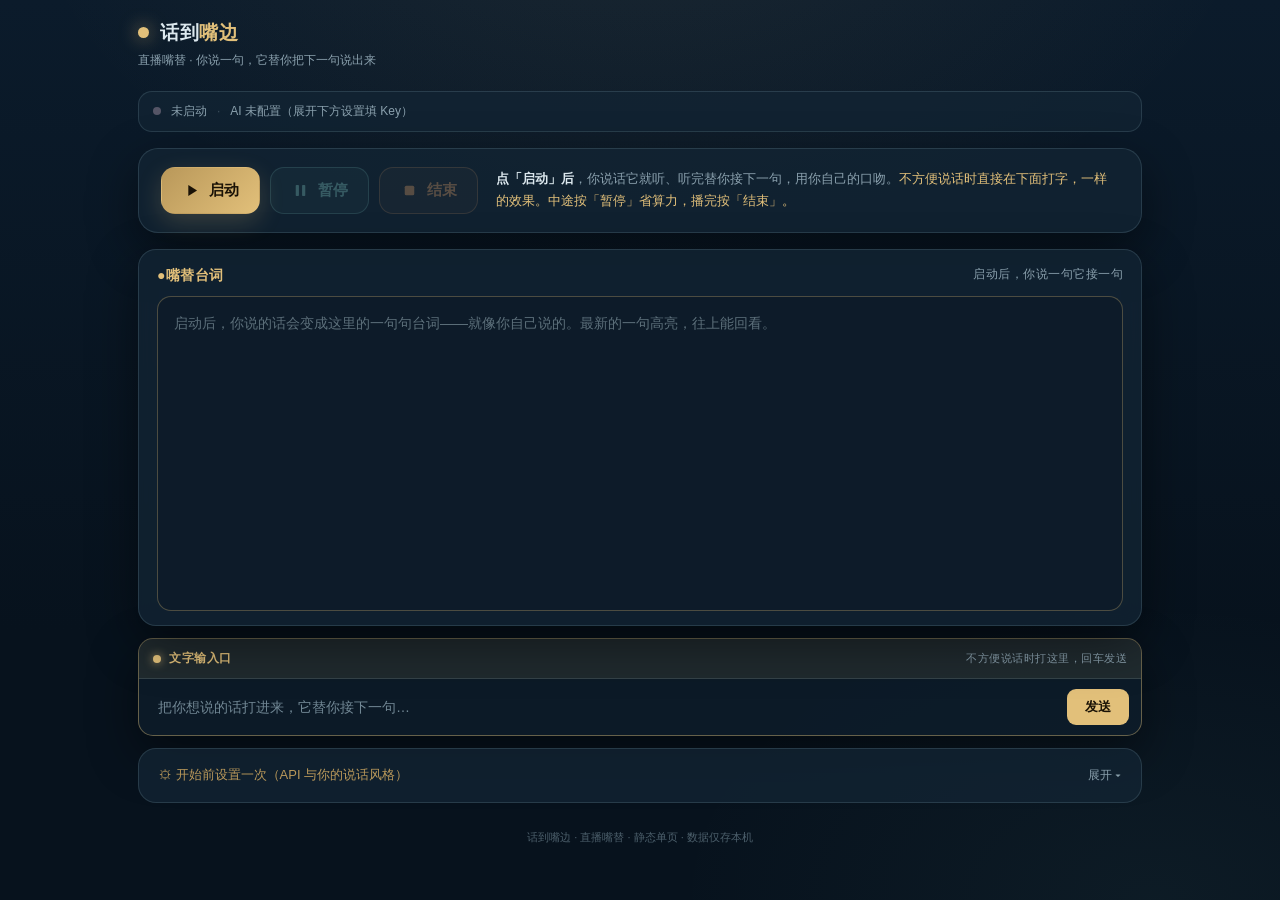
<file: live/index.html>
<!DOCTYPE html>
<html lang="zh-CN">
<head>
<meta charset="UTF-8">
<meta name="viewport" content="width=device-width,initial-scale=1,viewport-fit=cover">
<title>话到嘴边 · 直播嘴替</title>
<meta name="description" content="你说一句，它替你把下一句说出来。实时听、用你的口吻接话的私密直播嘴替。">
<style>
:root{
  --bg:#07121d; --bg2:#0b1b2b; --panel:rgba(18,36,52,.78);
  --panel2:rgba(14,28,42,.9); --border:rgba(160,200,210,.16);
  --gold:#e2c07a; --gold-dim:#b9985a; --text:#dce8ee; --muted:#8aa0ad;
  --cyan:#7fc9c4; --warn:#e0a06a; --shadow:0 18px 50px rgba(0,0,0,.45);
}
*{box-sizing:border-box;-webkit-tap-highlight-color:transparent}
html,body{margin:0;padding:0;background:var(--bg);color:var(--text);
  font-family:-apple-system,BlinkMacSystemFont,"PingFang SC","Microsoft YaHei",sans-serif;
  font-size:15px;line-height:1.6;-webkit-font-smoothing:antialiased}
body{min-height:100vh;background:
  radial-gradient(1000px 600px at 50% -12%,rgba(226,192,122,.07),transparent 62%),
  radial-gradient(800px 500px at 90% 100%,rgba(127,201,196,.05),transparent 60%),
  linear-gradient(180deg,var(--bg2),var(--bg) 70%);}
.wrap{max-width:1040px;margin:0 auto;padding:18px 18px 46px}

.top{display:flex;align-items:center;gap:12px;margin-bottom:20px}
.brand .dot{width:11px;height:11px;border-radius:50%;background:var(--gold);
  box-shadow:0 0 18px rgba(226,192,122,.7);display:inline-block;margin-right:11px;vertical-align:1px}
.brand h1{font-size:19px;margin:0;font-weight:600;letter-spacing:.5px;display:inline}
.brand h1 span{color:var(--gold)}
.brand p{margin:3px 0 0;font-size:12px;color:var(--muted)}

.status{display:flex;align-items:center;gap:10px;font-size:12px;color:var(--muted);
  background:var(--panel);border:1px solid var(--border);border-radius:14px;
  padding:10px 14px;margin-bottom:16px;flex-wrap:wrap}
.status .led{width:8px;height:8px;border-radius:50%;background:#556;transition:.3s}
.status.live .led{background:var(--cyan);box-shadow:0 0 12px var(--cyan);animation:breathe 2s infinite}
.status.ok .led{background:#6cc98a;box-shadow:0 0 10px #6cc98a}
.status .sep{opacity:.35}
@keyframes breathe{50%{opacity:.4}}

.startrow{display:flex;align-items:center;gap:18px;background:var(--panel);
  border:1px solid var(--border);border-radius:20px;padding:18px 22px;margin-bottom:16px;
  box-shadow:var(--shadow);flex-wrap:wrap}
.keys{flex:none;display:flex;gap:10px;flex-wrap:wrap}
.kbtn{display:inline-flex;align-items:center;gap:8px;border-radius:14px;
  padding:13px 20px;font-size:15px;font-weight:700;cursor:pointer;transition:.2s;
  border:1px solid transparent;white-space:nowrap;font-family:inherit}
.kbtn svg{width:19px;height:19px}
.kbtn.start{background:linear-gradient(135deg,#b9985a,#e2c07a);color:#1a1206;
  box-shadow:0 8px 24px rgba(226,192,122,.2)}
.kbtn.start:hover:not(:disabled){transform:translateY(-2px)}
.kbtn.pause{background:rgba(127,201,196,.13);color:var(--cyan);border-color:rgba(127,201,196,.5)}
.kbtn.pause:hover:not(:disabled){background:rgba(127,201,196,.22)}
.kbtn.stop{background:rgba(224,160,106,.1);color:var(--warn);border-color:rgba(224,160,106,.45)}
.kbtn.stop:hover:not(:disabled){background:rgba(224,160,106,.18)}
.kbtn:disabled{opacity:.34;cursor:not-allowed;box-shadow:none;transform:none}
.startinfo{flex:1;min-width:220px;font-size:13px;color:var(--muted);line-height:1.75}
.startinfo b{color:var(--text);font-weight:600}
.startinfo .em{color:var(--gold)}

.panel{background:var(--panel);border:1px solid var(--border);
  border-radius:18px;box-shadow:var(--shadow);padding:14px 18px;margin-bottom:12px;
  backdrop-filter:blur(8px)}
.panel h2{font-size:14px;margin:0 0 10px;font-weight:600;color:var(--gold);
  letter-spacing:.5px;display:flex;align-items:center;justify-content:flex-start}
.panel h2 .n{font-size:12px;color:var(--muted);font-weight:400;margin-left:auto}
/* 唯一台词窗口 */
.script{background:var(--panel2);border:1px solid rgba(226,192,122,.3);
  border-radius:14px;padding:14px 16px;height:315px;overflow-y:scroll;overflow-x:hidden;
  scrollbar-width:thin;scrollbar-color:rgba(226,192,122,.42) rgba(255,255,255,.03)}
.script::-webkit-scrollbar{width:8px}
.script::-webkit-scrollbar-track{background:rgba(255,255,255,.03);border-radius:6px}
.script::-webkit-scrollbar-thumb{background:rgba(226,192,122,.42);border-radius:6px}
.script::-webkit-scrollbar-thumb:hover{background:rgba(226,192,122,.65)}
.script .ph{color:#5c6f7a;font-size:14px}
.script .say{padding:10px 12px;margin:0 0 10px;border-radius:10px;font-size:15px;
  line-height:1.75;color:var(--text);white-space:pre-wrap;
  background:rgba(255,255,255,.025);border:1px solid transparent}
.script .say.latest{background:rgba(226,192,122,.16);color:#fff;font-weight:600;
  border-color:rgba(226,192,122,.42);box-shadow:inset 3px 0 0 var(--gold)}
.script .say .who{display:block;font-size:11px;color:var(--cyan);font-weight:600;
  margin-bottom:5px;letter-spacing:.5px}
.script .say.latest .who{color:var(--gold)}

/* 文字输入口：跟语音等价 */
.typebox{background:var(--panel2);border:1px solid rgba(226,192,122,.42);
  border-radius:15px;box-shadow:var(--shadow);overflow:hidden;
  display:flex;flex-direction:column;margin-bottom:12px}
.typebox .tbhead{display:flex;align-items:center;gap:8px;padding:10px 14px;
  font-size:12px;font-weight:700;color:var(--gold);letter-spacing:.5px;
  background:rgba(226,192,122,.09);border-bottom:1px solid var(--border)}
.typebox .tbhead .dot{width:8px;height:8px;border-radius:50%;background:var(--gold);
  box-shadow:0 0 10px rgba(226,192,122,.8);flex:none}
.typebox .tbhead .hint{margin-left:auto;font-size:11px;font-weight:400;color:var(--muted)}
.typebox .tbrow{display:flex;align-items:center;gap:7px;padding:10px 12px}
.typebox input{flex:1;min-width:0;border:0;outline:none;background:transparent;color:var(--text);
  font-family:inherit;font-size:14px;padding:6px 7px}
.typebox input::placeholder{color:#718794}
.typebox button{flex:none;border:0;border-radius:9px;background:var(--gold);color:#1a1206;
  font-family:inherit;font-size:13px;font-weight:700;padding:9px 18px;cursor:pointer;white-space:nowrap}
.typebox button:hover:not(:disabled){background:#f0d39a}
.typebox button:disabled{opacity:.45;cursor:not-allowed}

details.settings{background:var(--panel);border:1px solid var(--border);
  border-radius:18px;padding:16px 20px}
details.settings summary{cursor:pointer;list-style:none;display:flex;align-items:center;
  justify-content:space-between;font-size:12px;color:var(--muted)}
details.settings summary::-webkit-details-marker{display:none}
details.settings summary .t{color:var(--gold-dim);font-size:13px}
.field{margin-top:14px}
.field label{display:block;font-size:12px;color:var(--muted);margin-bottom:6px}
.field input,.field select,.field textarea{width:100%;background:var(--panel2);
  border:1px solid var(--border);border-radius:10px;padding:10px 12px;color:var(--text);
  font-size:13px;outline:none;font-family:inherit}
.field textarea{resize:vertical;min-height:66px;line-height:1.6}
.field input:focus,.field select:focus,.field textarea:focus{border-color:var(--gold-dim)}
.grid2{display:grid;grid-template-columns:1fr 1fr;gap:12px}
@media(max-width:560px){.grid2{grid-template-columns:1fr}}
.toggle{display:flex;align-items:center;gap:8px;font-size:12px;color:var(--muted);margin-top:14px;cursor:pointer}
.toggle input{accent-color:var(--gold);width:15px;height:15px}
.note{font-size:12px;color:var(--muted);margin-top:14px;line-height:1.8;
  background:rgba(127,201,196,.05);border-left:2px solid var(--cyan);
  padding:10px 12px;border-radius:0 10px 10px 0}
.note b{color:var(--cyan)}
.privacy{font-size:12px;color:var(--muted);margin-top:14px;padding-top:14px;
  border-top:1px dashed var(--border);line-height:1.8}
.privacy b{color:var(--gold-dim)}
.foot{text-align:center;font-size:11px;color:#4d606c;margin-top:26px}

.toast{position:fixed;left:50%;bottom:30px;transform:translateX(-50%) translateY(20px);
  background:#16303f;border:1px solid var(--border);color:var(--text);
  padding:11px 20px;border-radius:24px;font-size:13px;opacity:0;pointer-events:none;
  transition:.3s;z-index:99;box-shadow:var(--shadow);max-width:88vw;text-align:center}
.toast.show{opacity:1;transform:translateX(-50%) translateY(0)}
.spin{display:inline-block;width:12px;height:12px;border:2px solid rgba(127,201,196,.3);
  border-top-color:var(--cyan);border-radius:50%;animation:sp .7s linear infinite;vertical-align:-2px}
@keyframes sp{to{transform:rotate(360deg)}}
</style>
</head>
<body>
<div class="wrap">

  <div class="top">
    <div class="brand">
      <span class="dot"></span><h1>话到<span>嘴边</h1>
      <p>直播嘴替 · 你说一句，它替你把下一句说出来</p>
    </div>
  </div>

  <div class="status" id="statusBar">
    <span class="led"></span>
    <span id="statusText">未启动</span>
    <span class="sep">·</span>
    <span id="apiState">AI 未配置</span>
  </div>

  <div class="startrow">
    <div class="keys">
      <button class="kbtn start" id="startBtn">
        <svg viewBox="0 0 24 24" fill="none" stroke="currentColor" stroke-width="2"><path d="M8 5v14l11-7z" fill="currentColor" stroke="none"/></svg>
        <span id="startLabel">启动</span>
      </button>
      <button class="kbtn pause" id="pauseBtn" disabled>
        <svg viewBox="0 0 24 24" fill="currentColor"><rect x="6" y="5" width="4" height="14" rx="1"/><rect x="14" y="5" width="4" height="14" rx="1"/></svg>
        <span id="pauseLabel">暂停</span>
      </button>
      <button class="kbtn stop" id="stopBtn" disabled>
        <svg viewBox="0 0 24 24" fill="currentColor"><rect x="6" y="6" width="12" height="12" rx="2"/></svg>
        <span>结束</span>
      </button>
    </div>
    <div class="startinfo" id="startInfo">
      <b>点「启动」后</b>，你说话它就听、听完替你接下一句，用你自己的口吻。<span class="em">不方便说话时直接在下面打字，一样的效果。中途按「暂停」省算力，播完按「结束」。</span>
    </div>
  </div>

  <!-- 唯一的台词窗口 -->
  <div class="panel">
    <h2><i class="wnum">●</i>嘴替台词 <span class="n" id="genState">启动后，你说一句它接一句</span></h2>
    <div class="script" id="script">
      <span class="ph">启动后，你说的话会变成这里的一句句台词——就像你自己说的。最新的一句高亮，往上能回看。</span>
    </div>
  </div>

  <!-- 文字输入口：跟语音完全等价 -->
  <div class="typebox" id="typeBox">
    <div class="tbhead"><span class="dot"></span>文字输入口<span class="hint">不方便说话时打这里，回车发送</span></div>
    <div class="tbrow">
      <input id="typeInput" type="text" placeholder="把你想说的话打进来，它替你接下一句…" autocomplete="off">
      <button id="typeSend" type="button">发送</button>
    </div>
  </div>

  <details class="settings" id="settingsBox">
    <summary><span class="t">⚙ 开始前设置一次（API 与你的说话风格）</span><span id="foldHint">展开 ▾</span></summary>
    <div class="field">
      <label>接口预设（选一个，下面自动填好）</label>
      <select id="preset">
        <option value="siliconflow">硅基流动 · Qwen（推荐，注册送额度）</option>
        <option value="deepseek">DeepSeek · deepseek-chat</option>
        <option value="ollama">本地 Ollama（电脑上自己跑）</option>
        <option value="custom">自定义（OpenAI 兼容接口）</option>
      </select>
    </div>
    <div class="grid2">
      <div class="field"><label>接口地址（Base URL）</label><input id="baseUrl" placeholder="https://api.siliconflow.cn/v1"></div>
      <div class="field"><label>模型名</label><input id="model" placeholder="Qwen/Qwen2.5-7B-Instruct"></div>
    </div>
    <div class="field"><label>API Key（只存在本机，不上传）</label><input id="apiKey" type="password" placeholder="sk-..."></div>
    <div class="field">
      <label>你的说话风格 / 直播背景（可选，让它更像你）</label>
      <textarea id="knowledge" placeholder="例：我播情感赛道，说话接地气、爱用'家人们''我跟你说'，喜欢反问观众、给实在建议，不端着、不说教。"></textarea>
    </div>
    <label class="toggle"><input type="checkbox" id="quietChk"> 静默模式（关掉高亮柔光，适合对话/录像场景）</label>
    <div class="note">
      <b>声音怎么来的：</b>点「启动」允许麦克风，说完停顿约0.5秒自动切成一段，发到硅基流动用 <b>SenseVoice</b> 转文字（云端识别，国内可用），再交给 AI 替你接话。<b>拿 Key：</b>siliconflow.cn 注册 →「API 密钥」。API Key 同时用于语音识别和内容生成。
    </div>
    <div class="privacy">
      <b>隐私：</b>配置与 Key 只存当前浏览器本地，本站不保存；录音只发往硅基流动做转写。<b>只有三个控制键</b>：启动 / 暂停 / 结束。
    </div>
  </details>

  <div class="foot">话到嘴边 · 直播嘴替 · 静态单页 · 数据仅存本机</div>
</div>

<div class="toast" id="toast"></div>

<script>
(function(){
  "use strict";
  var $=function(id){return document.getElementById(id);};

  /* ===== 配置 ===== */
  var KEY='live_muse_cfg_v2';
  var CFG={preset:'siliconflow',baseUrl:'',model:'',apiKey:'',knowledge:'',quiet:false};
  var PRESETS={
    siliconflow:{baseUrl:'https://api.siliconflow.cn/v1',model:'Qwen/Qwen2.5-7B-Instruct'},
    deepseek:{baseUrl:'https://api.deepseek.com/v1',model:'deepseek-chat'},
    ollama:{baseUrl:'http://localhost:11434/v1',model:'qwen2.5:7b'},
    custom:{baseUrl:'',model:''}
  };
  function load(){
    try{var s=localStorage.getItem(KEY);if(s){var o=JSON.parse(s);for(var k in CFG)if(k in o)CFG[k]=o[k];}}catch(e){}
  }
  function save(){try{localStorage.setItem(KEY,JSON.stringify(CFG));}catch(e){}}
  function fillForm(){
    $('preset').value=CFG.preset;
    $('baseUrl').value=CFG.baseUrl||PRESETS[CFG.preset].baseUrl;
    $('model').value=CFG.model||PRESETS[CFG.preset].model;
    $('apiKey').value=CFG.apiKey||'';
    $('knowledge').value=CFG.knowledge||'';
    $('quietChk').checked=CFG.quiet;
    refreshState();
  }
  function readForm(){
    CFG.preset=$('preset').value;
    CFG.baseUrl=$('baseUrl').value.trim();
    CFG.model=$('model').value.trim();
    CFG.apiKey=$('apiKey').value.trim();
    CFG.knowledge=$('knowledge').value.trim();
    CFG.quiet=$('quietChk').checked;
    save();refreshState();
  }
  function refreshState(){
    var ok=!!(CFG.baseUrl&&CFG.model&&CFG.apiKey);
    $('apiState').textContent=ok?('AI 已就绪 · '+CFG.model):'AI 未配置（展开下方设置填 Key）';
    if(ok&&!started)setStatus('ok','AI 就绪 · 可一键启动');
  }
  $('preset').addEventListener('change',function(){
    var p=PRESETS[this.value];
    $('baseUrl').value=p.baseUrl;$('model').value=p.model;readForm();
    toast('已选：'+this.options[this.selectedIndex].text.split('·')[0].trim());
  });
  ['baseUrl','model','apiKey','knowledge','quietChk'].forEach(function(id){$(id).addEventListener('change',readForm);});
  document.querySelector('.settings').addEventListener('toggle',function(){
    $('foldHint').textContent=this.open?'收起 ▴':'展开 ▾';
  });

  function setStatus(cls,text){
    var b=$('statusBar');b.className='status'+(cls?' '+cls:'');
    if(text)$('statusText').textContent=text;
  }
  var toastTimer;
  function toast(msg,ms){
    var t=$('toast');t.textContent=msg;t.classList.add('show');
    clearTimeout(toastTimer);toastTimer=setTimeout(function(){t.classList.remove('show');},ms||2600);
  }
  function esc(s){return s.replace(/[&<>"']/g,function(c){
    return {'&':'&amp;','<':'&lt;','>':'&gt;','"':'&quot;',"'":'&#39;'}[c];});}

  /* ===== 嘴替引擎：你说一句，它用你的口吻接下一句 ===== */
  var VOICE_SYS='你是主播本人的"嘴替"。主播在直播间说了话，你要用主播的口吻，把主播接下来会说的那段话讲出来——就像替他把心里想说、还没说出口的话直接说出来。\n'+
    '你不是助手、不是军师、不是老师、不是旁白。你就是主播本人，正对着直播间的话筒说话。你写出来的每一个字，都会被主播原样念给观众听。\n'+
    '\n'+
    '【怎么说·照真人直播的样子，别像念稿】\n'+
    '- 短句为主，一口气能念完；不写长难句、不写书面语、不写"综上所述"那种作文腔。\n'+
    '- 带称谓、带口头禅、带语气词：家人们、你们、有没有人、我跟你说、你知道吧、说真的、其实吧、你看、对吧、啊、呢、吧。真人说话就有这些重复和语气词，别怕啰嗦——照着好的样例写。\n'+
    '- 会跟弹幕互动：偶尔反问一句"你们是不是也这样？""有的扣个1我看看""对不对？"——这是直播，不是录播，得把观众拽进来。\n'+
    '- 有情绪、有态度、有温度：敢说、共情、替观众撑腰、讲大白话。可以把话说得直一点、糙一点、戳心一点，但别恶毒。\n'+
    '- 内容具体：给真实场景、具体动作、细节、例子，别讲空泛的大道理。\n'+
    '\n'+
    '【照这个水平写·这是用户亲口给的标准】\n'+
    '"我教你们一个笨办法，真管用——睡前拿张纸，把脑子里那些乱七八糟的都写下来，不用写好啊，就\'被领导怼了\'\'跟对象又闹了\'，写完往抽屉里一塞，完事。"\n'+
    '"我跟你说啊，这不是你矫情，真的不是。白天撑了一天，到了晚上一个人，那些事儿就全冒出来了，搁谁谁都这样。"\n'+
    '要点：短句、有称谓、有口头禅、有具体动作、有情绪，念出来观众脑子里有画面。\n'+
    '\n'+
    '【写什么】\n'+
    '- 接着主播刚说的话往下讲，是那句话自然的下一句；开头一两句要接住，别突兀。\n'+
    '- 一次给 2 到 4 句，主播念完大概十几秒的量。\n'+
    '- 如果主播像是在复述你上一条台词，说明他念完了，直接往下讲新的内容，绝不重复。\n'+
    '- 如果主播打的字像方向要求（幽默点、专业点、严肃点、多抛梗），就按那个方向说一段。\n'+
    '\n'+
    '【严禁·一句都不许出现】\n'+
    '- 标题、提纲、设问开场："X的重要性""X有哪些方法""如何X？""你知道吗？""关于X"——这些是目录不是台词。\n'+
    '- 空话套话："记得记下来提高效率""对话如何提升工作效率""倾听与表达的艺术""情绪管理的方法"。\n'+
    '- 旁白/指导语："接下来主播可以讲…""建议你说…""这时候应该…"——你就是主播，直接说台词本身。\n'+
    '- 编号列表、代码块、引号包裹、任何解释。\n'+
    '\n'+
    '只输出主播要说的话本身，纯文本，不要引号、不要编号、不要任何说明。';

  var scriptLines=[];   // [{text,who}] 窗口里的台词
  var ctx=[];           // [{in,out}] 本场最近上下文，保持连贯
  var busy=false;       // 一次只生成一条，避免乱序
  var turnQueue=[];     // 待处理的输入队列
  var failCount=0;

  function renderScript(){
    var el=$('script');
    if(!scriptLines.length){
      el.innerHTML='<span class="ph">启动后，你说的话会变成这里的一句句台词——就像你自己说的。最新的一句高亮，往上能回看。</span>';
      return;
    }
    el.innerHTML=scriptLines.map(function(x,i){
      var cls='say'+(i===scriptLines.length-1&&!CFG.quiet?' latest':'');
      var who=(x.who==='type'?'（你打字）':'（你说）');
      return '<div class="'+cls+'"><span class="who">替你说 '+who+'</span>'+esc(x.text)+'</div>';
    }).join('');
    el.scrollTop=el.scrollHeight;
  }
  function cleanOut(c){
    var s=String(c||'').trim();
    s=s.replace(/^```[a-zA-Z]*\s*/i,'').replace(/\s*```$/,'').trim();
    // 去各种引号（直/弯/中文），首尾都去
    s=s.replace(/^["'\u201c\u201d\u2018\u2019\u300c\u300d\u300e\u300f]+/,'').replace(/["'\u201c\u201d\u2018\u2019\u300c\u300d\u300e\u300f]+$/,'').trim();
    s=s.replace(/^(主播|台词|嘴替)\s*[:：]\s*/,'');
    // 去行首编号：① 或 "1." "1、" "1)" 都去掉
    s=s.replace(/^\s*[①②③④⑤⑥⑦⑧⑨⑩]+/,'');
    s=s.replace(/^\s*\d+[.、)]\s*/,'');
    return s.trim();
  }
  // 把一段输入交给嘴替引擎；串行处理，保证顺序
  function pushTurn(text,who){
    text=String(text||'').trim();
    if(!text)return;
    turnQueue.push({text:text,who:who||'voice'});
    pumpTurn();
  }
  function pumpTurn(){
    if(busy||!turnQueue.length)return;
    var t=turnQueue.shift();
    generateTurn(t.text,t.who);
  }
  function generateTurn(text,who){
    if(!(CFG.baseUrl&&CFG.model&&CFG.apiKey)){toast('请先在下方设置里填 API Key');$('settingsBox').open=true;return;}
    busy=true;
    $('genState').innerHTML='<span class="spin"></span> 正在替你想词…';
    var kb=CFG.knowledge?('\n【主播的说话风格与背景，务必贴合】'+CFG.knowledge):'';
    var ctxLine='';
    if(ctx.length){
      ctxLine='\n\n【本场刚才聊的·接着往下，别重复】\n'+ctx.map(function(c,i){
        return (i+1)+'. 主播说：'+c.in+'\n   替他说：'+String(c.out).slice(0,70);
      }).join('\n');
    }
    var body={model:CFG.model,
      messages:[{role:'system',content:VOICE_SYS+kb},
                {role:'user',content:ctxLine+'\n\n主播刚说：'+text}],
      temperature:0.9,stream:false,max_tokens:320};
    var url=CFG.baseUrl.replace(/\/+$/,'')+'/chat/completions';
    var x=new XMLHttpRequest();
    x.open('POST',url,true);
    x.setRequestHeader('Content-Type','application/json');
    x.setRequestHeader('Authorization','Bearer '+CFG.apiKey);
    x.timeout=45000;
    function finish(){
      busy=false;failCount=0;
      pumpTurn();
    }
    x.onreadystatechange=function(){
      if(x.readyState!==4)return;
      if(x.status<200||x.status>=300){
        $('genState').textContent='接话失败 · 再说一句';
        finish();return;
      }
      try{
        var j=JSON.parse(x.responseText);
        var c=j.choices&&j.choices[0]&&j.choices[0].message&&j.choices[0].message.content;
        var out=cleanOut(c);
        if(!out)throw new Error('empty');
        scriptLines.push({text:out,who:who});
        ctx.push({in:text,out:out});
        if(ctx.length>4)ctx=ctx.slice(-4);
        if(scriptLines.length>40)scriptLines=scriptLines.slice(-40);
        renderScript();
        $('genState').textContent='已替你接上 · 继续说';
      }catch(e){
        $('genState').textContent='没接上 · 再说一句';
      }
      finish();
    };
    x.ontimeout=function(){$('genState').textContent='超时 · 再说一句';busy=false;pumpTurn();};
    x.send(JSON.stringify(body));
  }

  /* ===== 麦克风录音 + 云端语音转文字（复用已验证方案） ===== */
  var ASR_URL='https://api.siliconflow.cn/v1/audio/transcriptions';
  var ASR_MODEL='FunAudioLLM/SenseVoiceSmall';
  var audioCtx=null,micStream=null,procNode=null,silentGain=null;
  var started=false,paused=false;
  var pcmChunks=[],segmentHasVoice=false,segAudioMs=0,silenceAudioMs=0;
  var asrSeq=0,asrDone=0,asrResults={};
  var frameMs=0,SILENCE_MS=500,MAX_SEG_MS=7000,VOICE_RMS=0.008;

  function encodeWAV(chunks,rate){
    var len=0,i;for(i=0;i<chunks.length;i++)len+=chunks[i].length;
    var buf=new ArrayBuffer(44+len*2),v=new DataView(buf);
    function ws(o,s){for(var k=0;k<s.length;k++)v.setUint8(o+k,s.charCodeAt(k));}
    ws(0,'RIFF');v.setUint32(4,36+len*2,true);ws(8,'WAVE');
    ws(12,'fmt ');v.setUint32(16,16,true);v.setUint16(20,1,true);
    v.setUint16(22,1,true);v.setUint32(24,rate,true);v.setUint32(28,rate*2,true);
    v.setUint16(32,2,true);v.setUint16(34,16,true);
    ws(36,'data');v.setUint32(40,len*2,true);
    var off=44;
    for(i=0;i<chunks.length;i++){
      var c=chunks[i];
      for(var j=0;j<c.length;j++){var s=c[j]< -1?-1:(c[j]>1?1:c[j]);
        v.setInt16(off,s<0?s*0x8000:s*0x7FFF,true);off+=2;}
    }
    return new Blob([buf],{type:'audio/wav'});
  }
  function asrUpload(blob){
    var mySeq=++asrSeq;
    var fd=new FormData();
    fd.append('file',blob,'audio.wav');
    fd.append('model',ASR_MODEL);
    return fetch(ASR_URL,{method:'POST',headers:{'Authorization':'Bearer '+CFG.apiKey},body:fd})
      .then(function(r){if(!r.ok)throw new Error('识别服务 '+r.status);return r.json();})
      .then(function(j){
        var t=(j.text||'').replace(/\s+/g,' ').trim();
        asrResults[mySeq]=t;
        while(asrResults[asrDone+1]!==undefined){
          var txt=asrResults[asrDone+1];delete asrResults[asrDone+1];asrDone++;
          if(txt&&started&&!paused)pushTurn(txt,'voice');
        }
      })
      .catch(function(e){toast('语音转文字失败：'+e.message);});
  }
  function flushSegment(){
    if(!pcmChunks.length)return;
    var chunks=pcmChunks;pcmChunks=[];segmentHasVoice=false;
    segAudioMs=0;silenceAudioMs=0;
    var blob=encodeWAV(chunks,audioCtx?audioCtx.sampleRate:44100);
    asrUpload(blob);
  }
  function openMic(){
    if(!navigator.mediaDevices||!navigator.mediaDevices.getUserMedia){
      toast('当前环境无法录音，请在电脑版 Chrome / Edge 打开');return Promise.reject(new Error('no getUserMedia'));
    }
    return navigator.mediaDevices.getUserMedia({audio:{echoCancellation:true,noiseSuppression:true}})
      .then(function(stream){
        micStream=stream;
        var AC=window.AudioContext||window.webkitAudioContext;
        audioCtx=new AC();
        if(audioCtx.state==='suspended')audioCtx.resume();
        var src=audioCtx.createMediaStreamSource(stream);
        procNode=audioCtx.createScriptProcessor(4096,1,1);
        silentGain=audioCtx.createGain();silentGain.gain.value=0;
        src.connect(procNode);procNode.connect(silentGain);silentGain.connect(audioCtx.destination);
        pcmChunks=[];segmentHasVoice=false;segAudioMs=0;silenceAudioMs=0;
        frameMs=1000*4096/(audioCtx.sampleRate||16000);
        procNode.onaudioprocess=function(e){
          if(!started||paused)return;
          var d=e.inputBuffer.getChannelData(0),sum=0,i;
          for(i=0;i<d.length;i++)sum+=d[i]*d[i];
          var rms=Math.sqrt(sum/d.length);
          if(rms>VOICE_RMS){silenceAudioMs=0;segmentHasVoice=true;}
          else{silenceAudioMs+=frameMs;}
          segAudioMs+=frameMs;
          pcmChunks.push(new Float32Array(d));
          if(segmentHasVoice&&(silenceAudioMs>=SILENCE_MS||segAudioMs>=MAX_SEG_MS))flushSegment();
        };
        setStatus('live','麦克风已开 · 说话自动转文字');
      })
      .catch(function(e){
        toast('麦克风打不开：'+(e&&e.message?e.message:'请允许麦克风权限')+'（地址栏要允许麦克风）');
        started=false;setControls('idle');
      });
  }
  function closeMic(){
    if(procNode){try{procNode.onaudioprocess=null;procNode.disconnect();}catch(e){}procNode=null;}
    if(micStream){try{micStream.getTracks().forEach(function(t){t.stop();});}catch(e){}micStream=null;}
    if(audioCtx){try{audioCtx.close();}catch(e){}audioCtx=null;}
  }

  /* ===== 三键 ===== */
  function setControls(mode){
    var sb=$('startBtn'),pb=$('pauseBtn'),xb=$('stopBtn');
    if(mode==='idle'){
      sb.disabled=false;$('startLabel').textContent='启动';
      pb.disabled=true;$('pauseLabel').textContent='暂停';xb.disabled=true;
    }else if(mode==='running'){
      sb.disabled=true;$('startLabel').textContent='运行中';
      pb.disabled=false;$('pauseLabel').textContent='暂停';xb.disabled=false;
    }else if(mode==='paused'){
      sb.disabled=false;$('startLabel').textContent='继续';
      pb.disabled=false;$('pauseLabel').textContent='继续';xb.disabled=false;
    }
  }
  $('startBtn').addEventListener('click',function(){
    if(!(CFG.baseUrl&&CFG.model&&CFG.apiKey)){
      toast('请先在下方设置里填 API Key');$('settingsBox').open=true;return;
    }
    if(paused){
      paused=false;setControls('running');
      $('genState').textContent='已继续 · 你说一句它接一句';
      toast('已继续，正在重新打开麦克风');openMic();return;
    }
    if(started)return;
    started=true;paused=false;asrSeq=0;asrDone=0;asrResults={};turnQueue=[];ctx=[];
    scriptLines=[];renderScript();
    setControls('running');
    $('genState').textContent='听你说，马上替你接…';
    toast('正在打开麦克风，请在弹窗点「允许」');
    openMic();
  });
  $('pauseBtn').addEventListener('click',function(){
    if(!started)return;
    if(!paused){
      paused=true;
      if(pcmChunks.length&&segmentHasVoice)flushSegment();
      closeMic();setControls('paused');
      setStatus('','已暂停 · 麦克风已关');
      $('genState').textContent='已暂停';
      toast('已暂停，麦克风已关；按「继续」恢复');
    }else{
      $('startBtn').click();
    }
  });
  $('stopBtn').addEventListener('click',function(){
    started=false;paused=false;
    closeMic();
    pcmChunks=[];turnQueue=[];ctx=[];scriptLines=[];
    asrSeq=0;asrDone=0;asrResults={};busy=false;
    scriptLines=[];renderScript();
    $('script').innerHTML='<span class="ph">已结束，点「启动」重新开始。</span>';
    setControls('idle');setStatus('','已结束');
    $('genState').textContent='启动后，你说一句它接一句';
    toast('已结束');
  });

  /* ===== 文字输入：跟语音完全等价 ===== */
  function sendTyped(){
    var t=$('typeInput').value.trim();
    if(!t)return;
    $('typeInput').value='';
    pushTurn(t,'type');
  }
  $('typeSend').addEventListener('click',sendTyped);
  $('typeInput').addEventListener('keydown',function(e){
    if(e.key==='Enter'){e.preventDefault();sendTyped();}
  });

  /* ===== 启动 ===== */
  load();fillForm();setControls('idle');renderScript();
})();
</script>
</body>
</html>
</file>
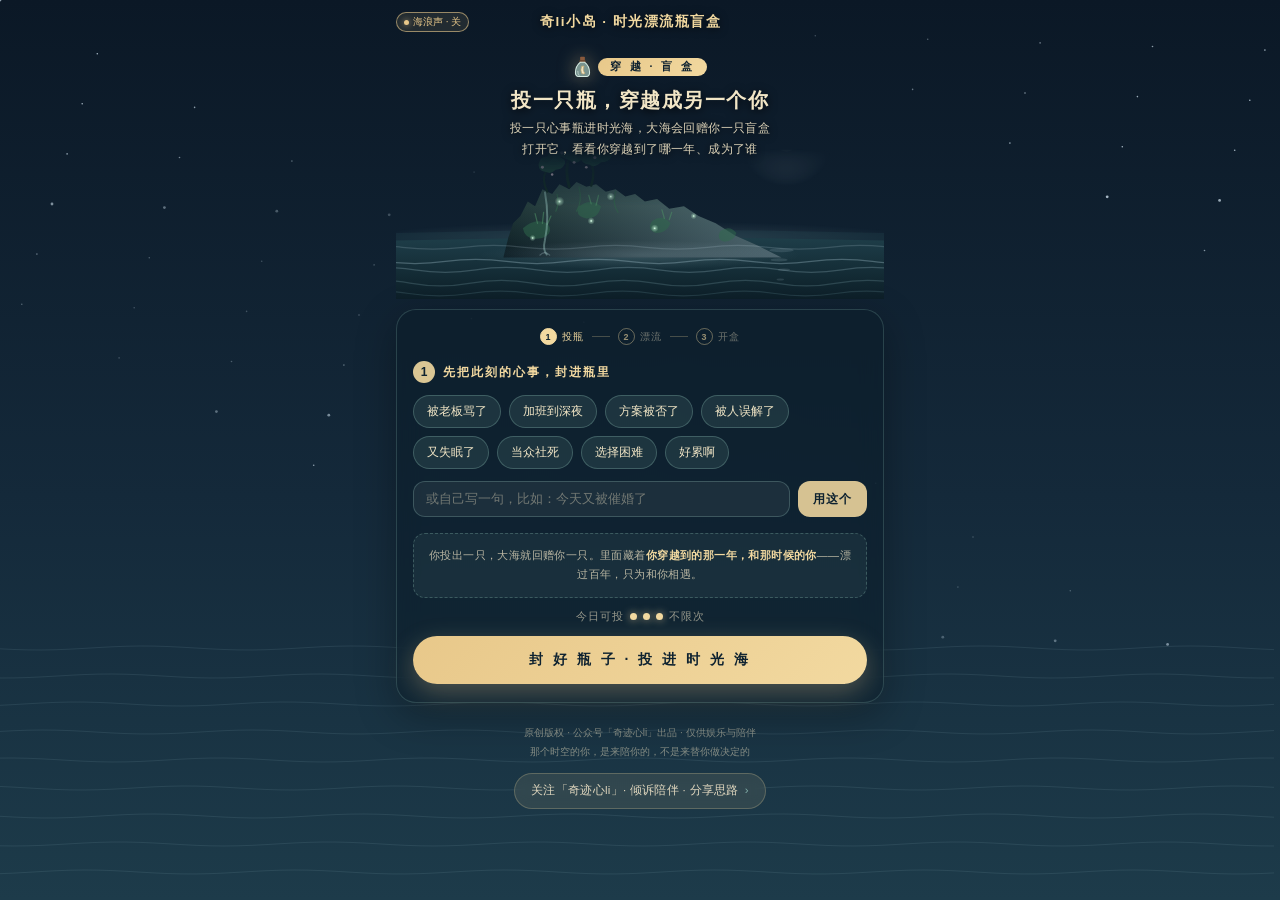
<file: games.html>
<!DOCTYPE html>
<html lang="zh-CN">
<head>
<meta charset="UTF-8">
<meta http-equiv="refresh" content="0;url=index.html">
<meta name="viewport" content="width=device-width,initial-scale=1">
<title>奇li小岛</title>
<script>location.replace('index.html');</script>
</head>
<body style="background:#f7f4ec;color:#2d6b63;font-family:sans-serif;text-align:center;padding:40px">
正在前往奇li小岛…<br><a href="index.html" style="color:#2d6b63">点这里进入</a>
</body>
</html>
</file>
